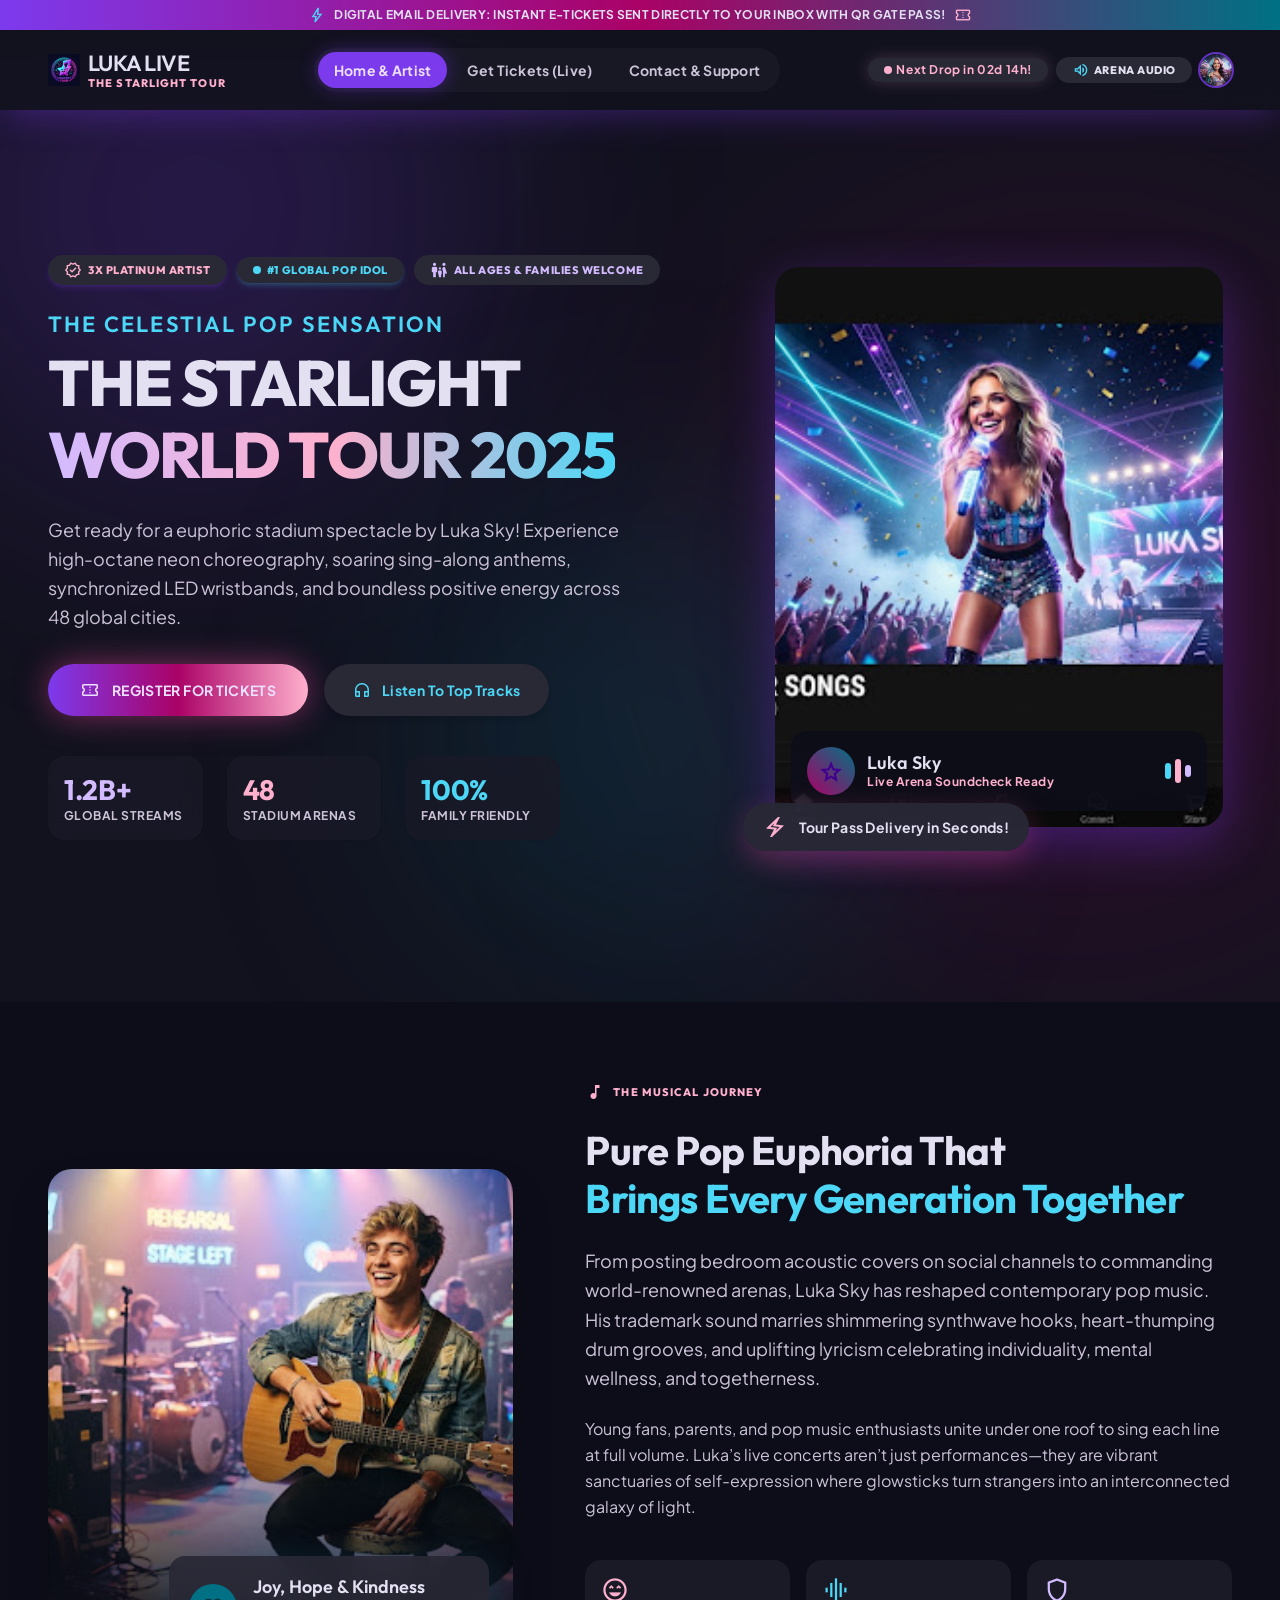
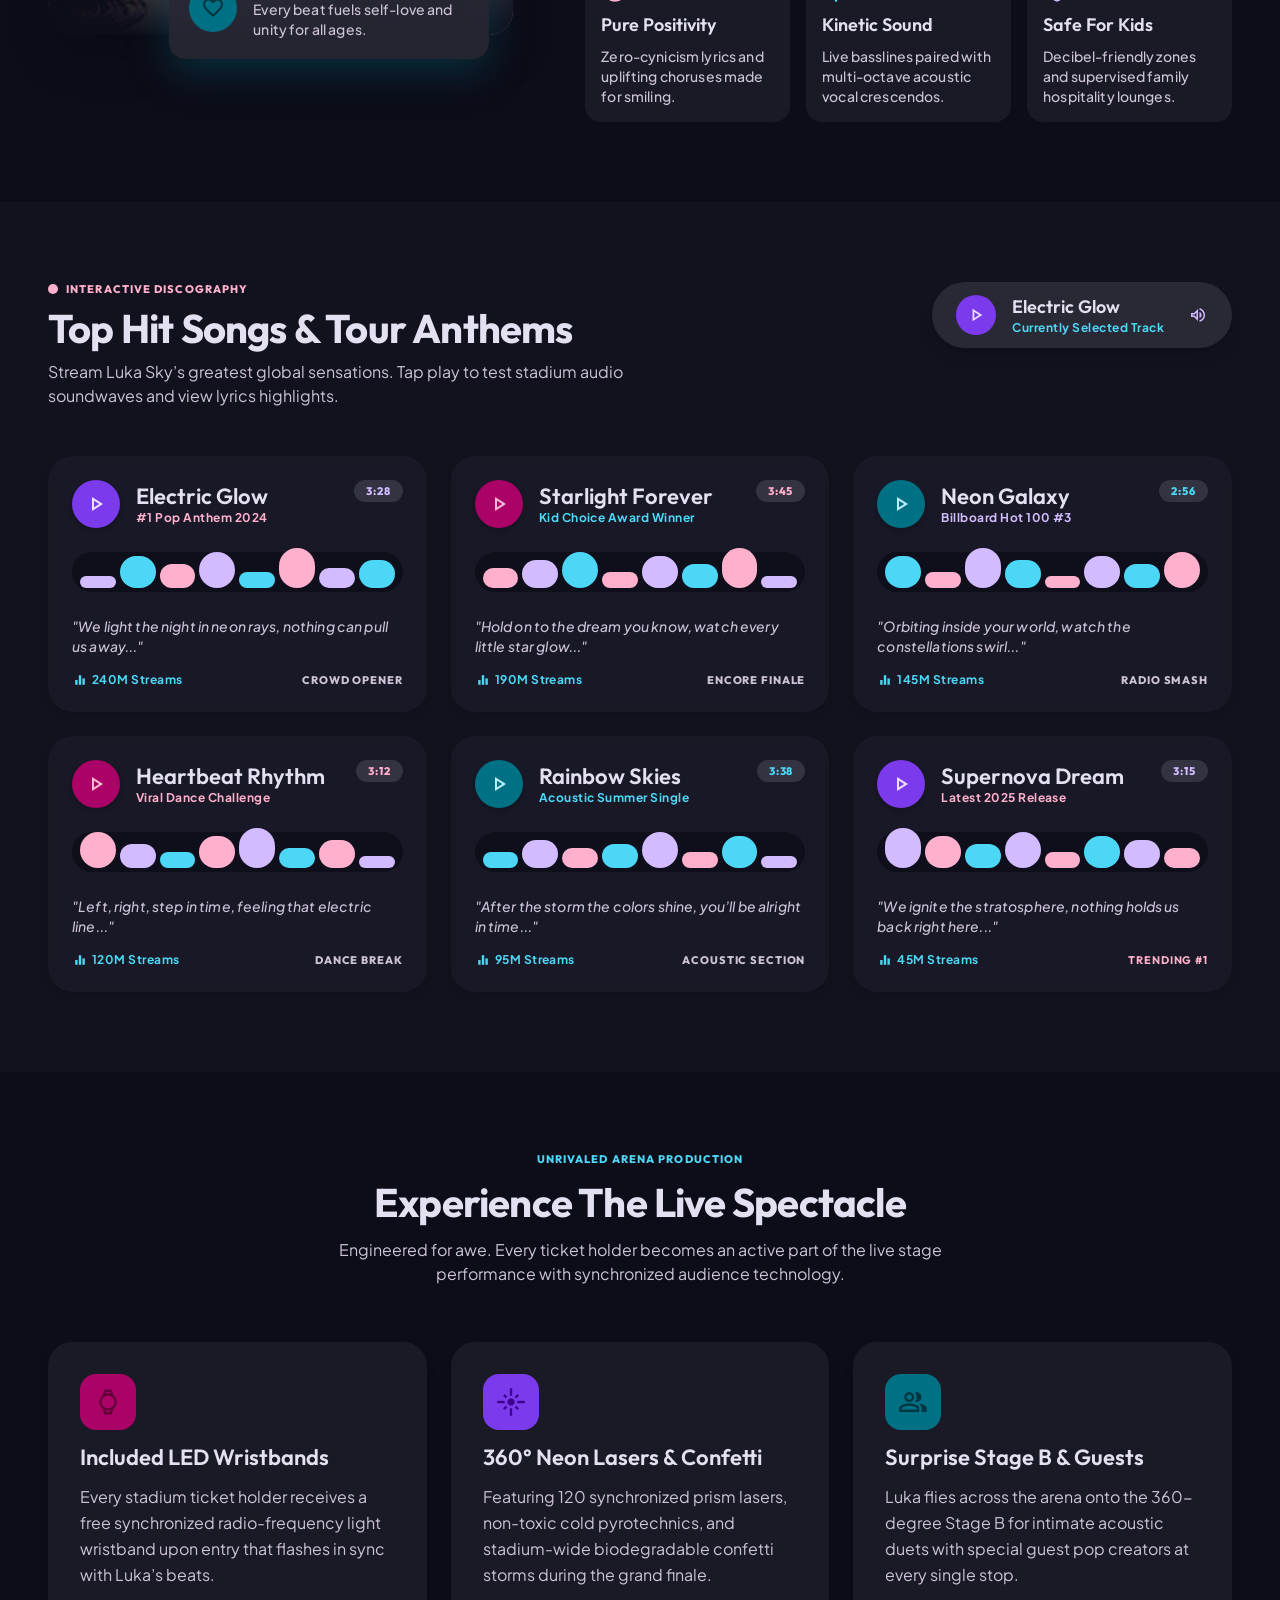
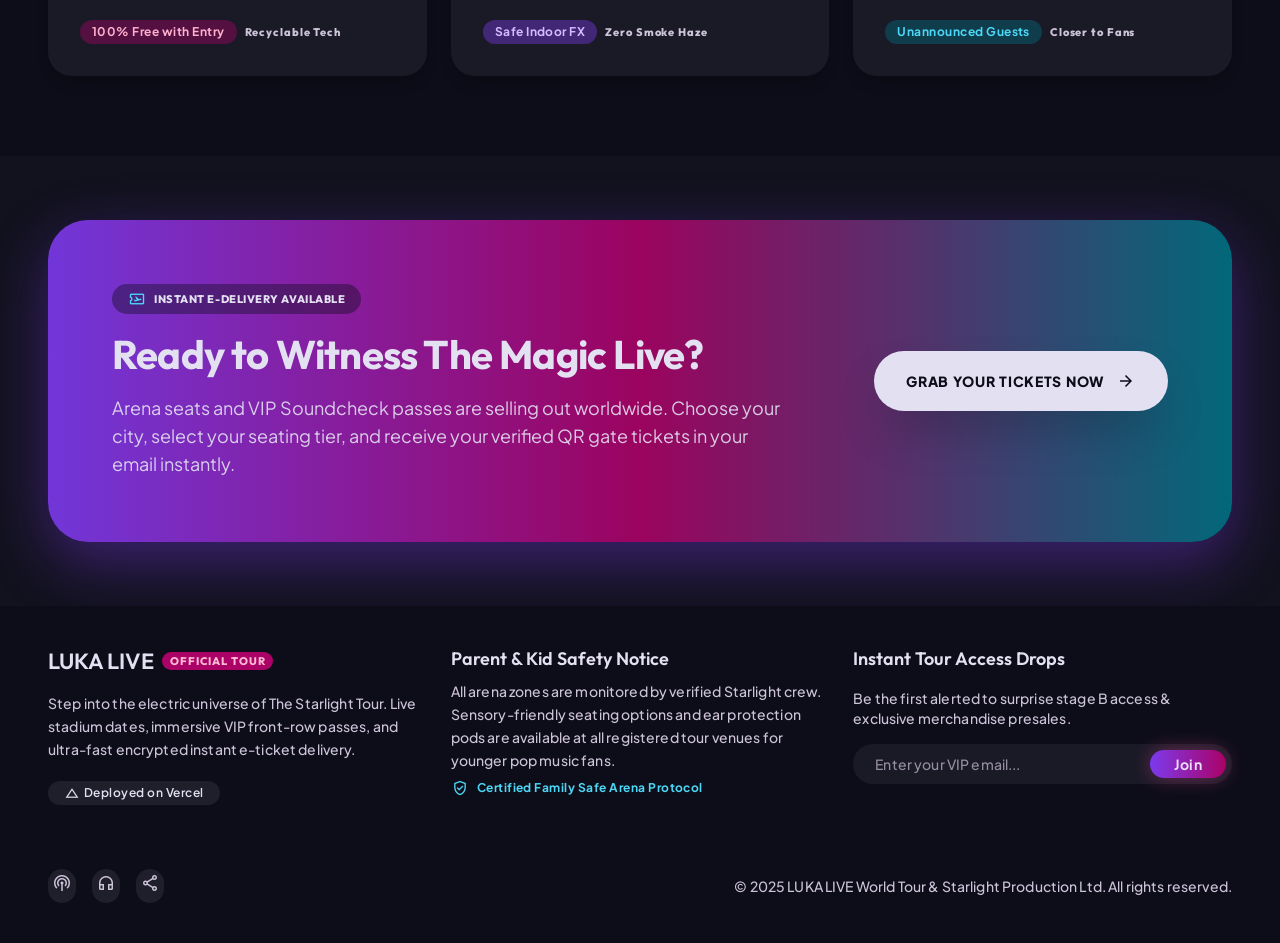
<file: 26bfc439/index.html>
<!DOCTYPE html>
<html class="dark" lang="en">
<head>
  <meta charset="utf-8"/>
  <meta content="width=device-width, initial-scale=1.0" name="viewport"/>
  <meta name="description" content="LUKA LIVE: The Starlight World Tour 2025 — 48 stadium arenas, family-friendly pop euphoria. Register for tickets with instant QR email delivery."/>
  <title>LUKA LIVE — Home &amp; Artist | The Starlight Tour</title>
  <link href="https://fonts.googleapis.com" rel="preconnect"/>
  <link crossorigin="" href="https://fonts.gstatic.com" rel="preconnect"/>
  <link href="https://fonts.googleapis.com/css2?family=Material+Symbols+Outlined:opsz,wght,FILL,GRAD@24,400,0,0&amp;display=swap" rel="stylesheet"/>
  <link href="https://fonts.googleapis.com/css2?family=Outfit:wght@600;700;800&amp;family=Plus+Jakarta+Sans:wght@400;500;700&amp;display=swap" rel="stylesheet"/>
  <link href="css/style.css" rel="stylesheet"/>
  <link href="css/tailwind-home.css" rel="stylesheet"/>
</head>
<body class="bg-background font-body-md text-on-surface antialiased selection:bg-secondary-container selection:text-on-secondary-container">
  <a class="skip-link" href="#main-content">Skip to main content</a>

  <header class="fixed top-0 left-0 right-0 z-50 bg-surface/85 backdrop-blur-2xl shadow-[0_8px_32px_-4px_rgba(124,58,237,0.35)]">
    <div class="bg-gradient-to-r from-primary-container via-secondary-container to-tertiary-container py-space-xs px-margin">
      <div class="max-w-7xl mx-auto flex flex-wrap items-center justify-center gap-space-sm text-center py-0.5">
        <span class="material-symbols-outlined text-tertiary text-[18px] animate-pulse">bolt</span>
        <span class="font-label-md text-label-md text-on-surface tracking-wide uppercase">Digital Email Delivery: Instant e-Tickets sent directly to your inbox with QR gate pass!</span>
        <span class="material-symbols-outlined text-secondary text-[18px] animate-pulse hidden sm:inline">confirmation_number</span>
      </div>
    </div>
    <div class="relative h-20 max-w-7xl mx-auto px-6 lg:px-12 flex items-center justify-between gap-space-md">
      <a class="flex items-center gap-space-sm group shrink-0" href="index.html" aria-label="LUKA LIVE — back to home">
        <img alt="LUKA LIVE neon tour logo" class="h-8 w-auto object-contain transition-transform group-hover:scale-105" src="images/logo.jpg"/>
        <div class="flex flex-col">
          <span class="font-headline-sm text-headline-sm text-on-surface tracking-tight leading-none group-hover:text-primary transition-colors">LUKA LIVE</span>
          <span class="font-label-caps text-label-caps text-secondary uppercase tracking-widest leading-none mt-1">The Starlight Tour</span>
        </div>
      </a>
      <nav class="hidden lg:flex items-center gap-space-xs bg-surface-container-low/90 p-space-xs rounded-full" aria-label="Main navigation">
        <a class="px-space-md py-space-sm rounded-full font-label-lg text-label-lg bg-primary-container text-on-primary-container font-bold shadow-[0_0_20px_rgba(124,58,237,0.4)]" aria-current="page" href="index.html">Home &amp; Artist</a>
        <a class="px-space-md py-space-sm rounded-full font-label-lg text-label-lg text-on-surface-variant hover:text-on-surface hover:bg-surface-container transition-all" href="tickets.html">Get Tickets (Live)</a>
        <a class="px-space-md py-space-sm rounded-full font-label-lg text-label-lg text-on-surface-variant hover:text-on-surface hover:bg-surface-container transition-all" href="contact.html">Contact &amp; Support</a>
      </nav>
      <div class="flex items-center gap-space-sm">
        <div class="hidden sm:flex items-center gap-space-xs bg-surface-container-high px-space-md py-space-xs rounded-full shadow-[0_0_16px_rgba(255,176,205,0.2)]">
          <span class="w-2 h-2 rounded-full bg-secondary animate-ping"></span>
          <span class="font-label-md text-label-md text-secondary font-bold tracking-wider">Next Drop in 02d 14h!</span>
        </div>
        <button id="arena-audio-btn" class="hidden md:flex items-center gap-space-xs bg-surface-container-high hover:bg-surface-container-highest px-space-md py-space-xs rounded-full text-tertiary transition-all" type="button" aria-pressed="false" aria-label="Toggle arena audio">
          <span class="material-symbols-outlined text-[18px]">volume_up</span>
          <span class="hidden md:inline font-label-caps text-label-caps uppercase tracking-wider text-on-surface">Arena Audio</span>
        </button>
        <img alt="Fan profile avatar" class="hidden sm:block w-8 h-8 rounded-full object-cover ring-2 ring-primary-container/80" src="images/profile.jpg"/>
        <button id="menu-btn" class="lg:hidden flex items-center justify-center w-10 h-10 rounded-full bg-surface-container-high text-on-surface" type="button" aria-expanded="false" aria-controls="mobile-menu" aria-label="Open navigation menu">
          <span class="material-symbols-outlined text-[22px]">menu</span>
        </button>
      </div>
    </div>
    <div id="mobile-menu" class="hidden lg:hidden absolute top-full left-0 right-0 bg-surface-container-lowest/95 backdrop-blur-2xl border-t border-outline-variant/20 shadow-2xl">
      <nav class="flex flex-col gap-1 p-4 max-w-7xl mx-auto" aria-label="Mobile navigation">
        <a class="px-space-md py-3 rounded-full font-label-lg text-label-lg bg-primary-container text-on-primary-container font-bold text-center" aria-current="page" href="index.html">Home &amp; Artist</a>
        <a class="px-space-md py-3 rounded-full font-label-lg text-label-lg text-on-surface-variant hover:text-on-surface hover:bg-surface-container text-center transition-all" href="tickets.html">Get Tickets (Live)</a>
        <a class="px-space-md py-3 rounded-full font-label-lg text-label-lg text-on-surface-variant hover:text-on-surface hover:bg-surface-container text-center transition-all" href="contact.html">Contact &amp; Support</a>
      </nav>
    </div>
  </header>

  <main class="w-full pt-[7.25rem] bg-background min-h-screen" id="main-content">
    <div class="flex flex-col w-full">

      <!-- Hero -->
      <section class="relative w-full overflow-hidden -mt-14 pt-28 pb-20 px-6 lg:px-12 flex flex-col justify-center min-h-[942px]">
        <div class="absolute -top-32 -left-20 w-[550px] h-[550px] rounded-full bg-primary-container/20 blur-[130px] pointer-events-none"></div>
        <div class="absolute top-1/4 -right-24 w-[600px] h-[600px] rounded-full bg-secondary-container/25 blur-[150px] pointer-events-none"></div>
        <div class="absolute bottom-10 left-1/3 w-[450px] h-[450px] rounded-full bg-tertiary-container/20 blur-[120px] pointer-events-none"></div>
        <div class="max-w-7xl mx-auto w-full grid grid-cols-1 lg:grid-cols-12 gap-12 items-center relative z-10">
          <div class="lg:col-span-7 flex flex-col gap-6 items-start">
            <div class="flex flex-wrap items-center gap-2.5">
              <div class="flex items-center gap-1.5 px-4 py-1.5 rounded-full bg-surface-container-high shadow-md shadow-primary-container/20">
                <span class="material-symbols-outlined text-secondary text-[18px]">verified</span>
                <span class="font-label-caps text-label-caps uppercase tracking-wider text-secondary">3x Platinum Artist</span>
              </div>
              <div class="flex items-center gap-1.5 px-4 py-1.5 rounded-full bg-surface-container-high shadow-md shadow-tertiary/20">
                <span class="w-2 h-2 rounded-full bg-tertiary animate-ping"></span>
                <span class="font-label-caps text-label-caps uppercase tracking-wider text-tertiary">#1 Global Pop Idol</span>
              </div>
              <div class="flex items-center gap-1.5 px-4 py-1.5 rounded-full bg-surface-container-high">
                <span class="material-symbols-outlined text-primary text-[18px]">family_restroom</span>
                <span class="font-label-caps text-label-caps uppercase tracking-wider text-primary">All Ages &amp; Families Welcome</span>
              </div>
            </div>
            <div class="flex flex-col">
              <span class="font-headline-sm text-headline-sm text-tertiary tracking-widest uppercase">The Celestial Pop Sensation</span>
              <h1 class="font-display-hero text-display-hero-mobile lg:text-display-hero text-on-surface tracking-tight leading-[1.05] mt-2">
                THE STARLIGHT <br/>
                <span class="bg-gradient-to-r from-primary via-secondary to-tertiary bg-clip-text text-transparent">WORLD TOUR 2025</span>
              </h1>
            </div>
            <p class="font-body-lg text-body-lg text-on-surface-variant max-w-xl leading-relaxed">
              Get ready for a euphoric stadium spectacle by Luka Sky! Experience high-octane neon choreography, soaring sing-along anthems, synchronized LED wristbands, and boundless positive energy across 48 global cities.
            </p>
            <div class="flex flex-wrap items-center gap-4 pt-2">
              <a class="inline-flex items-center gap-3 px-8 py-4 rounded-full bg-gradient-to-r from-primary-container via-secondary-container to-secondary text-on-primary-container font-label-lg text-label-lg tracking-wide uppercase shadow-[0_0_32px_rgba(236,72,153,0.5)] hover:scale-105 transition-transform duration-300" href="tickets.html">
                <span class="material-symbols-outlined text-[20px]">confirmation_number</span>
                <span>Register For Tickets</span>
              </a>
              <a class="inline-flex items-center gap-2.5 px-7 py-4 rounded-full bg-surface-container-high hover:bg-surface-container-highest text-tertiary font-label-lg text-label-lg shadow-md transition-all" href="#tracklist">
                <span class="material-symbols-outlined text-[20px]">headphones</span>
                <span>Listen To Top Tracks</span>
              </a>
            </div>
            <div class="grid grid-cols-3 gap-4 sm:gap-6 pt-4 w-full max-w-lg">
              <div class="flex flex-col bg-surface-container-low/80 backdrop-blur-md p-3 sm:p-4 rounded-2xl shadow-sm">
                <span class="font-headline-md text-headline-md text-primary font-bold">1.2B+</span>
                <span class="font-label-md text-label-md text-on-surface-variant uppercase">Global Streams</span>
              </div>
              <div class="flex flex-col bg-surface-container-low/80 backdrop-blur-md p-3 sm:p-4 rounded-2xl shadow-sm">
                <span class="font-headline-md text-headline-md text-secondary font-bold">48</span>
                <span class="font-label-md text-label-md text-on-surface-variant uppercase">Stadium Arenas</span>
              </div>
              <div class="flex flex-col bg-surface-container-low/80 backdrop-blur-md p-3 sm:p-4 rounded-2xl shadow-sm">
                <span class="font-headline-md text-headline-md text-tertiary font-bold">100%</span>
                <span class="font-label-md text-label-md text-on-surface-variant uppercase">Family Friendly</span>
              </div>
            </div>
          </div>
          <div class="lg:col-span-5 flex flex-col items-center relative">
            <div class="relative w-full max-w-md aspect-[4/5] rounded-3xl overflow-hidden shadow-[0_16px_50px_rgba(124,58,237,0.35)] bg-surface-container">
              <img class="w-full h-full object-cover" alt="Luka Sky performing on a grand stadium stage lit by electric violet, cyan and neon pink spotlights while confetti falls over fans waving glowing wristbands" src="images/hero-luka.jpg"/>
              <div class="absolute bottom-4 left-4 right-4 bg-surface-container-lowest/85 backdrop-blur-xl p-4 rounded-2xl flex items-center justify-between shadow-lg">
                <div class="flex items-center gap-3">
                  <div class="w-12 h-12 rounded-xl bg-gradient-to-tr from-secondary-container to-tertiary-container flex items-center justify-center text-on-primary">
                    <span class="material-symbols-outlined text-[26px]">star</span>
                  </div>
                  <div class="flex flex-col">
                    <span class="font-title-lg text-title-lg text-on-surface leading-tight">Luka Sky</span>
                    <span class="font-label-md text-label-md text-secondary">Live Arena Soundcheck Ready</span>
                  </div>
                </div>
                <div class="flex items-center gap-1 text-tertiary">
                  <span class="w-1.5 h-4 bg-tertiary rounded-full animate-bounce"></span>
                  <span class="w-1.5 h-6 bg-secondary rounded-full animate-bounce [animation-delay:150ms]"></span>
                  <span class="w-1.5 h-3 bg-primary rounded-full animate-bounce [animation-delay:300ms]"></span>
                </div>
              </div>
            </div>
            <div class="absolute -bottom-6 -left-6 hidden sm:flex items-center gap-3 bg-surface-container-high/95 backdrop-blur-xl px-5 py-3 rounded-full shadow-[0_10px_30px_rgba(236,72,153,0.3)]">
              <span class="material-symbols-outlined text-secondary text-[24px]">electric_bolt</span>
              <span class="font-label-lg text-label-lg text-on-surface">Tour Pass Delivery in Seconds!</span>
            </div>
          </div>
        </div>
      </section>

      <!-- Meet Luka Sky -->
      <section class="w-full py-20 px-6 lg:px-12 bg-surface-container-lowest relative overflow-hidden">
        <div class="max-w-7xl mx-auto grid grid-cols-1 lg:grid-cols-12 gap-12 items-center">
          <div class="lg:col-span-5 relative">
            <div class="rounded-3xl overflow-hidden aspect-square bg-surface-container shadow-2xl relative">
              <img class="w-full h-full object-cover" alt="Luka Sky laughing during a backstage rehearsal with an acoustic guitar, surrounded by colorful pastel neon stage lighting" src="images/about-luka.jpg"/>
              <div class="absolute inset-0 bg-gradient-to-t from-surface-container-lowest via-transparent to-transparent"></div>
            </div>
            <div class="absolute -bottom-6 -right-4 sm:right-6 bg-surface-container-high/90 backdrop-blur-lg p-5 rounded-2xl shadow-[0_12px_40px_rgba(0,113,132,0.35)] max-w-xs flex items-center gap-4">
              <div class="w-12 h-12 rounded-full bg-tertiary-container flex items-center justify-center shrink-0 text-on-tertiary">
                <span class="material-symbols-outlined text-[24px]">favorite</span>
              </div>
              <div class="flex flex-col">
                <span class="font-title-lg text-title-lg text-on-surface leading-tight">Joy, Hope &amp; Kindness</span>
                <span class="font-body-sm text-body-sm text-on-surface-variant">Every beat fuels self-love and unity for all ages.</span>
              </div>
            </div>
          </div>
          <div class="lg:col-span-7 flex flex-col gap-6 lg:pl-6">
            <div class="flex items-center gap-2">
              <span class="material-symbols-outlined text-secondary text-[20px]">music_note</span>
              <span class="font-label-caps text-label-caps text-secondary tracking-widest uppercase">The Musical Journey</span>
            </div>
            <h2 class="font-headline-lg text-headline-lg-mobile lg:text-headline-lg text-on-surface">
              Pure Pop Euphoria That <br/>
              <span class="text-tertiary">Brings Every Generation Together</span>
            </h2>
            <p class="font-body-lg text-body-lg text-on-surface-variant leading-relaxed">
              From posting bedroom acoustic covers on social channels to commanding world-renowned arenas, Luka Sky has reshaped contemporary pop music. His trademark sound marries shimmering synthwave hooks, heart-thumping drum grooves, and uplifting lyricism celebrating individuality, mental wellness, and togetherness.
            </p>
            <p class="font-body-md text-body-md text-on-surface-variant leading-relaxed">
              Young fans, parents, and pop music enthusiasts unite under one roof to sing each line at full volume. Luka’s live concerts aren’t just performances—they are vibrant sanctuaries of self-expression where glowsticks turn strangers into an interconnected galaxy of light.
            </p>
            <div class="grid grid-cols-1 sm:grid-cols-3 gap-4 pt-4">
              <div class="p-4 rounded-2xl bg-surface-container-low flex flex-col gap-2">
                <span class="material-symbols-outlined text-secondary text-[28px]">sentiment_very_satisfied</span>
                <span class="font-title-lg text-title-lg text-on-surface">Pure Positivity</span>
                <span class="font-body-sm text-body-sm text-on-surface-variant">Zero-cynicism lyrics and uplifting choruses made for smiling.</span>
              </div>
              <div class="p-4 rounded-2xl bg-surface-container-low flex flex-col gap-2">
                <span class="material-symbols-outlined text-tertiary text-[28px]">graphic_eq</span>
                <span class="font-title-lg text-title-lg text-on-surface">Kinetic Sound</span>
                <span class="font-body-sm text-body-sm text-on-surface-variant">Live basslines paired with multi-octave acoustic vocal crescendos.</span>
              </div>
              <div class="p-4 rounded-2xl bg-surface-container-low flex flex-col gap-2">
                <span class="material-symbols-outlined text-primary text-[28px]">shield</span>
                <span class="font-title-lg text-title-lg text-on-surface">Safe For Kids</span>
                <span class="font-body-sm text-body-sm text-on-surface-variant">Decibel-friendly zones and supervised family hospitality lounges.</span>
              </div>
            </div>
          </div>
        </div>
      </section>

      <!-- Tracklist -->
      <section class="w-full py-20 px-6 lg:px-12 bg-surface relative" id="tracklist">
        <div class="max-w-7xl mx-auto flex flex-col gap-12">
          <div class="flex flex-col md:flex-row md:items-end justify-between gap-6">
            <div class="flex flex-col gap-2">
              <div class="flex items-center gap-2">
                <span class="w-2.5 h-2.5 rounded-full bg-secondary"></span>
                <span class="font-label-caps text-label-caps text-secondary uppercase tracking-widest">Interactive Discography</span>
              </div>
              <h2 class="font-headline-lg text-headline-lg-mobile lg:text-headline-lg text-on-surface">Top Hit Songs &amp; Tour Anthems</h2>
              <p class="font-body-md text-body-md text-on-surface-variant max-w-xl">
                Stream Luka Sky’s greatest global sensations. Tap play to test stadium audio soundwaves and view lyrics highlights.
              </p>
            </div>
            <div class="flex items-center gap-4 bg-surface-container-high px-6 py-3 rounded-full shadow-lg self-start" id="active-player-banner">
              <button class="w-10 h-10 rounded-full bg-primary-container text-on-primary-container flex items-center justify-center hover:scale-105 transition-transform" id="master-play-toggle" type="button" aria-label="Play or pause the selected track">
                <span class="material-symbols-outlined text-[22px]">play_arrow</span>
              </button>
              <div class="flex flex-col">
                <span class="font-title-lg text-title-lg text-on-surface text-sm" id="now-playing-title">Electric Glow</span>
                <span class="font-label-md text-label-md text-tertiary">Currently Selected Track</span>
              </div>
              <div class="flex items-center gap-1 ml-2 text-primary">
                <span class="material-symbols-outlined text-[20px]">volume_up</span>
              </div>
            </div>
          </div>
          <div class="grid grid-cols-1 md:grid-cols-2 lg:grid-cols-3 gap-6">

            <!-- Track 1 -->
            <div class="track-card group relative bg-surface-container-low/90 backdrop-blur-md p-6 rounded-3xl flex flex-col justify-between gap-6 shadow-md hover:shadow-[0_12px_36px_rgba(124,58,237,0.35)] transition-all duration-300">
              <div class="flex items-start justify-between gap-4">
                <div class="flex items-center gap-4">
                  <button class="track-play-btn w-12 h-12 rounded-full bg-primary-container text-on-primary-container flex items-center justify-center shrink-0 group-hover:scale-110 transition-transform shadow-md" data-duration="3:28" data-track="Electric Glow" type="button" aria-label="Play Electric Glow">
                    <span class="material-symbols-outlined text-[24px]">play_arrow</span>
                  </button>
                  <div class="flex flex-col">
                    <span class="font-headline-sm text-headline-sm text-on-surface leading-tight">Electric Glow</span>
                    <span class="font-label-md text-label-md text-secondary">#1 Pop Anthem 2024</span>
                  </div>
                </div>
                <span class="px-3 py-1 rounded-full bg-surface-container-highest font-label-caps text-label-caps text-primary">3:28</span>
              </div>
              <div class="flex items-end gap-1 h-10 px-2 py-1 bg-surface-container-lowest/80 rounded-xl">
                <span class="w-full bg-primary h-3 rounded-full animate-pulse"></span>
                <span class="w-full bg-tertiary h-8 rounded-full animate-pulse [animation-delay:100ms]"></span>
                <span class="w-full bg-secondary h-6 rounded-full animate-pulse [animation-delay:200ms]"></span>
                <span class="w-full bg-primary h-9 rounded-full animate-pulse [animation-delay:300ms]"></span>
                <span class="w-full bg-tertiary h-4 rounded-full animate-pulse [animation-delay:150ms]"></span>
                <span class="w-full bg-secondary h-10 rounded-full animate-pulse [animation-delay:250ms]"></span>
                <span class="w-full bg-primary h-5 rounded-full animate-pulse [animation-delay:80ms]"></span>
                <span class="w-full bg-tertiary h-7 rounded-full animate-pulse [animation-delay:180ms]"></span>
              </div>
              <div class="flex flex-col gap-2">
                <p class="font-body-sm text-body-sm text-on-surface-variant italic">"We light the night in neon rays, nothing can pull us away..."</p>
                <div class="flex items-center justify-between pt-2">
                  <span class="font-label-md text-label-md text-tertiary flex items-center gap-1">
                    <span class="material-symbols-outlined text-[16px]">equalizer</span> 240M Streams
                  </span>
                  <span class="font-label-caps text-label-caps text-on-surface-variant uppercase">Crowd Opener</span>
                </div>
              </div>
            </div>

            <!-- Track 2 -->
            <div class="track-card group relative bg-surface-container-low/90 backdrop-blur-md p-6 rounded-3xl flex flex-col justify-between gap-6 shadow-md hover:shadow-[0_12px_36px_rgba(255,176,205,0.35)] transition-all duration-300">
              <div class="flex items-start justify-between gap-4">
                <div class="flex items-center gap-4">
                  <button class="track-play-btn w-12 h-12 rounded-full bg-secondary-container text-on-secondary-container flex items-center justify-center shrink-0 group-hover:scale-110 transition-transform shadow-md" data-duration="3:45" data-track="Starlight Forever" type="button" aria-label="Play Starlight Forever">
                    <span class="material-symbols-outlined text-[24px]">play_arrow</span>
                  </button>
                  <div class="flex flex-col">
                    <span class="font-headline-sm text-headline-sm text-on-surface leading-tight">Starlight Forever</span>
                    <span class="font-label-md text-label-md text-tertiary">Kid Choice Award Winner</span>
                  </div>
                </div>
                <span class="px-3 py-1 rounded-full bg-surface-container-highest font-label-caps text-label-caps text-secondary">3:45</span>
              </div>
              <div class="flex items-end gap-1 h-10 px-2 py-1 bg-surface-container-lowest/80 rounded-xl">
                <span class="w-full bg-secondary h-5 rounded-full animate-pulse"></span>
                <span class="w-full bg-primary h-7 rounded-full animate-pulse [animation-delay:150ms]"></span>
                <span class="w-full bg-tertiary h-9 rounded-full animate-pulse [animation-delay:80ms]"></span>
                <span class="w-full bg-secondary h-4 rounded-full animate-pulse [animation-delay:220ms]"></span>
                <span class="w-full bg-primary h-8 rounded-full animate-pulse [animation-delay:120ms]"></span>
                <span class="w-full bg-tertiary h-6 rounded-full animate-pulse [animation-delay:280ms]"></span>
                <span class="w-full bg-secondary h-10 rounded-full animate-pulse [animation-delay:190ms]"></span>
                <span class="w-full bg-primary h-3 rounded-full animate-pulse [animation-delay:90ms]"></span>
              </div>
              <div class="flex flex-col gap-2">
                <p class="font-body-sm text-body-sm text-on-surface-variant italic">"Hold on to the dream you know, watch every little star glow..."</p>
                <div class="flex items-center justify-between pt-2">
                  <span class="font-label-md text-label-md text-tertiary flex items-center gap-1">
                    <span class="material-symbols-outlined text-[16px]">equalizer</span> 190M Streams
                  </span>
                  <span class="font-label-caps text-label-caps text-on-surface-variant uppercase">Encore Finale</span>
                </div>
              </div>
            </div>

            <!-- Track 3 -->
            <div class="track-card group relative bg-surface-container-low/90 backdrop-blur-md p-6 rounded-3xl flex flex-col justify-between gap-6 shadow-md hover:shadow-[0_12px_36px_rgba(76,215,246,0.35)] transition-all duration-300">
              <div class="flex items-start justify-between gap-4">
                <div class="flex items-center gap-4">
                  <button class="track-play-btn w-12 h-12 rounded-full bg-tertiary-container text-on-tertiary-container flex items-center justify-center shrink-0 group-hover:scale-110 transition-transform shadow-md" data-duration="2:56" data-track="Neon Galaxy" type="button" aria-label="Play Neon Galaxy">
                    <span class="material-symbols-outlined text-[24px]">play_arrow</span>
                  </button>
                  <div class="flex flex-col">
                    <span class="font-headline-sm text-headline-sm text-on-surface leading-tight">Neon Galaxy</span>
                    <span class="font-label-md text-label-md text-primary">Billboard Hot 100 #3</span>
                  </div>
                </div>
                <span class="px-3 py-1 rounded-full bg-surface-container-highest font-label-caps text-label-caps text-tertiary">2:56</span>
              </div>
              <div class="flex items-end gap-1 h-10 px-2 py-1 bg-surface-container-lowest/80 rounded-xl">
                <span class="w-full bg-tertiary h-8 rounded-full animate-pulse"></span>
                <span class="w-full bg-secondary h-4 rounded-full animate-pulse [animation-delay:110ms]"></span>
                <span class="w-full bg-primary h-10 rounded-full animate-pulse [animation-delay:230ms]"></span>
                <span class="w-full bg-tertiary h-7 rounded-full animate-pulse [animation-delay:70ms]"></span>
                <span class="w-full bg-secondary h-3 rounded-full animate-pulse [animation-delay:170ms]"></span>
                <span class="w-full bg-primary h-8 rounded-full animate-pulse [animation-delay:290ms]"></span>
                <span class="w-full bg-tertiary h-6 rounded-full animate-pulse [animation-delay:140ms]"></span>
                <span class="w-full bg-secondary h-9 rounded-full animate-pulse [animation-delay:60ms]"></span>
              </div>
              <div class="flex flex-col gap-2">
                <p class="font-body-sm text-body-sm text-on-surface-variant italic">"Orbiting inside your world, watch the constellations swirl..."</p>
                <div class="flex items-center justify-between pt-2">
                  <span class="font-label-md text-label-md text-tertiary flex items-center gap-1">
                    <span class="material-symbols-outlined text-[16px]">equalizer</span> 145M Streams
                  </span>
                  <span class="font-label-caps text-label-caps text-on-surface-variant uppercase">Radio Smash</span>
                </div>
              </div>
            </div>

            <!-- Track 4 -->
            <div class="track-card group relative bg-surface-container-low/90 backdrop-blur-md p-6 rounded-3xl flex flex-col justify-between gap-6 shadow-md hover:shadow-[0_12px_36px_rgba(236,72,153,0.35)] transition-all duration-300">
              <div class="flex items-start justify-between gap-4">
                <div class="flex items-center gap-4">
                  <button class="track-play-btn w-12 h-12 rounded-full bg-secondary-container text-on-secondary-container flex items-center justify-center shrink-0 group-hover:scale-110 transition-transform shadow-md" data-duration="3:12" data-track="Heartbeat Rhythm" type="button" aria-label="Play Heartbeat Rhythm">
                    <span class="material-symbols-outlined text-[24px]">play_arrow</span>
                  </button>
                  <div class="flex flex-col">
                    <span class="font-headline-sm text-headline-sm text-on-surface leading-tight">Heartbeat Rhythm</span>
                    <span class="font-label-md text-label-md text-secondary">Viral Dance Challenge</span>
                  </div>
                </div>
                <span class="px-3 py-1 rounded-full bg-surface-container-highest font-label-caps text-label-caps text-secondary">3:12</span>
              </div>
              <div class="flex items-end gap-1 h-10 px-2 py-1 bg-surface-container-lowest/80 rounded-xl">
                <span class="w-full bg-secondary h-9 rounded-full animate-pulse"></span>
                <span class="w-full bg-primary h-6 rounded-full animate-pulse [animation-delay:130ms]"></span>
                <span class="w-full bg-tertiary h-4 rounded-full animate-pulse [animation-delay:90ms]"></span>
                <span class="w-full bg-secondary h-8 rounded-full animate-pulse [animation-delay:210ms]"></span>
                <span class="w-full bg-primary h-10 rounded-full animate-pulse [animation-delay:160ms]"></span>
                <span class="w-full bg-tertiary h-5 rounded-full animate-pulse [animation-delay:270ms]"></span>
                <span class="w-full bg-secondary h-7 rounded-full animate-pulse [animation-delay:110ms]"></span>
                <span class="w-full bg-primary h-3 rounded-full animate-pulse [animation-delay:50ms]"></span>
              </div>
              <div class="flex flex-col gap-2">
                <p class="font-body-sm text-body-sm text-on-surface-variant italic">"Left, right, step in time, feeling that electric line..."</p>
                <div class="flex items-center justify-between pt-2">
                  <span class="font-label-md text-label-md text-tertiary flex items-center gap-1">
                    <span class="material-symbols-outlined text-[16px]">equalizer</span> 120M Streams
                  </span>
                  <span class="font-label-caps text-label-caps text-on-surface-variant uppercase">Dance Break</span>
                </div>
              </div>
            </div>

            <!-- Track 5 -->
            <div class="track-card group relative bg-surface-container-low/90 backdrop-blur-md p-6 rounded-3xl flex flex-col justify-between gap-6 shadow-md hover:shadow-[0_12px_36px_rgba(76,215,246,0.35)] transition-all duration-300">
              <div class="flex items-start justify-between gap-4">
                <div class="flex items-center gap-4">
                  <button class="track-play-btn w-12 h-12 rounded-full bg-tertiary-container text-on-tertiary-container flex items-center justify-center shrink-0 group-hover:scale-110 transition-transform shadow-md" data-duration="3:38" data-track="Rainbow Skies" type="button" aria-label="Play Rainbow Skies">
                    <span class="material-symbols-outlined text-[24px]">play_arrow</span>
                  </button>
                  <div class="flex flex-col">
                    <span class="font-headline-sm text-headline-sm text-on-surface leading-tight">Rainbow Skies</span>
                    <span class="font-label-md text-label-md text-tertiary">Acoustic Summer Single</span>
                  </div>
                </div>
                <span class="px-3 py-1 rounded-full bg-surface-container-highest font-label-caps text-label-caps text-tertiary">3:38</span>
              </div>
              <div class="flex items-end gap-1 h-10 px-2 py-1 bg-surface-container-lowest/80 rounded-xl">
                <span class="w-full bg-tertiary h-4 rounded-full animate-pulse"></span>
                <span class="w-full bg-primary h-7 rounded-full animate-pulse [animation-delay:140ms]"></span>
                <span class="w-full bg-secondary h-5 rounded-full animate-pulse [animation-delay:100ms]"></span>
                <span class="w-full bg-tertiary h-6 rounded-full animate-pulse [animation-delay:230ms]"></span>
                <span class="w-full bg-primary h-9 rounded-full animate-pulse [animation-delay:120ms]"></span>
                <span class="w-full bg-secondary h-4 rounded-full animate-pulse [animation-delay:260ms]"></span>
                <span class="w-full bg-tertiary h-8 rounded-full animate-pulse [animation-delay:170ms]"></span>
                <span class="w-full bg-primary h-3 rounded-full animate-pulse [animation-delay:80ms]"></span>
              </div>
              <div class="flex flex-col gap-2">
                <p class="font-body-sm text-body-sm text-on-surface-variant italic">"After the storm the colors shine, you’ll be alright in time..."</p>
                <div class="flex items-center justify-between pt-2">
                  <span class="font-label-md text-label-md text-tertiary flex items-center gap-1">
                    <span class="material-symbols-outlined text-[16px]">equalizer</span> 95M Streams
                  </span>
                  <span class="font-label-caps text-label-caps text-on-surface-variant uppercase">Acoustic Section</span>
                </div>
              </div>
            </div>

            <!-- Track 6 -->
            <div class="track-card group relative bg-surface-container-low/90 backdrop-blur-md p-6 rounded-3xl flex flex-col justify-between gap-6 shadow-md hover:shadow-[0_12px_36px_rgba(124,58,237,0.35)] transition-all duration-300">
              <div class="flex items-start justify-between gap-4">
                <div class="flex items-center gap-4">
                  <button class="track-play-btn w-12 h-12 rounded-full bg-primary-container text-on-primary-container flex items-center justify-center shrink-0 group-hover:scale-110 transition-transform shadow-md" data-duration="3:15" data-track="Supernova Dream" type="button" aria-label="Play Supernova Dream">
                    <span class="material-symbols-outlined text-[24px]">play_arrow</span>
                  </button>
                  <div class="flex flex-col">
                    <span class="font-headline-sm text-headline-sm text-on-surface leading-tight">Supernova Dream</span>
                    <span class="font-label-md text-label-md text-secondary">Latest 2025 Release</span>
                  </div>
                </div>
                <span class="px-3 py-1 rounded-full bg-surface-container-highest font-label-caps text-label-caps text-primary">3:15</span>
              </div>
              <div class="flex items-end gap-1 h-10 px-2 py-1 bg-surface-container-lowest/80 rounded-xl">
                <span class="w-full bg-primary h-10 rounded-full animate-pulse"></span>
                <span class="w-full bg-secondary h-8 rounded-full animate-pulse [animation-delay:90ms]"></span>
                <span class="w-full bg-tertiary h-6 rounded-full animate-pulse [animation-delay:190ms]"></span>
                <span class="w-full bg-primary h-9 rounded-full animate-pulse [animation-delay:130ms]"></span>
                <span class="w-full bg-secondary h-4 rounded-full animate-pulse [animation-delay:250ms]"></span>
                <span class="w-full bg-tertiary h-8 rounded-full animate-pulse [animation-delay:70ms]"></span>
                <span class="w-full bg-primary h-7 rounded-full animate-pulse [animation-delay:160ms]"></span>
                <span class="w-full bg-secondary h-5 rounded-full animate-pulse [animation-delay:110ms]"></span>
              </div>
              <div class="flex flex-col gap-2">
                <p class="font-body-sm text-body-sm text-on-surface-variant italic">"We ignite the stratosphere, nothing holds us back right here..."</p>
                <div class="flex items-center justify-between pt-2">
                  <span class="font-label-md text-label-md text-tertiary flex items-center gap-1">
                    <span class="material-symbols-outlined text-[16px]">equalizer</span> 45M Streams
                  </span>
                  <span class="font-label-caps text-label-caps text-secondary font-bold uppercase">Trending #1</span>
                </div>
              </div>
            </div>

          </div>
        </div>
      </section>

      <!-- Production highlights -->
      <section class="w-full py-20 px-6 lg:px-12 bg-surface-container-lowest relative overflow-hidden">
        <div class="max-w-7xl mx-auto flex flex-col gap-14">
          <div class="text-center max-w-2xl mx-auto flex flex-col gap-3">
            <span class="font-label-caps text-label-caps text-tertiary uppercase tracking-widest">Unrivaled Arena Production</span>
            <h2 class="font-headline-lg text-headline-lg-mobile lg:text-headline-lg text-on-surface">Experience The Live Spectacle</h2>
            <p class="font-body-md text-body-md text-on-surface-variant">
              Engineered for awe. Every ticket holder becomes an active part of the live stage performance with synchronized audience technology.
            </p>
          </div>
          <div class="grid grid-cols-1 md:grid-cols-3 gap-6">
            <div class="bg-surface-container-low p-8 rounded-3xl flex flex-col justify-between gap-6 relative overflow-hidden shadow-lg group">
              <div class="flex flex-col gap-3">
                <div class="w-14 h-14 rounded-2xl bg-secondary-container flex items-center justify-center text-on-secondary">
                  <span class="material-symbols-outlined text-[30px]">watch</span>
                </div>
                <h3 class="font-headline-sm text-headline-sm text-on-surface">Included LED Wristbands</h3>
                <p class="font-body-md text-body-md text-on-surface-variant leading-relaxed">
                  Every stadium ticket holder receives a free synchronized radio-frequency light wristband upon entry that flashes in sync with Luka’s beats.
                </p>
              </div>
              <div class="flex items-center gap-2 pt-2">
                <span class="px-3 py-1 rounded-full bg-secondary-container/40 text-secondary font-label-md text-label-md">100% Free with Entry</span>
                <span class="font-label-caps text-label-caps text-on-surface-variant">Recyclable Tech</span>
              </div>
            </div>
            <div class="bg-surface-container-low p-8 rounded-3xl flex flex-col justify-between gap-6 relative overflow-hidden shadow-lg group">
              <div class="flex flex-col gap-3">
                <div class="w-14 h-14 rounded-2xl bg-primary-container flex items-center justify-center text-on-primary">
                  <span class="material-symbols-outlined text-[30px]">flare</span>
                </div>
                <h3 class="font-headline-sm text-headline-sm text-on-surface">360° Neon Lasers &amp; Confetti</h3>
                <p class="font-body-md text-body-md text-on-surface-variant leading-relaxed">
                  Featuring 120 synchronized prism lasers, non-toxic cold pyrotechnics, and stadium-wide biodegradable confetti storms during the grand finale.
                </p>
              </div>
              <div class="flex items-center gap-2 pt-2">
                <span class="px-3 py-1 rounded-full bg-primary-container/40 text-primary font-label-md text-label-md">Safe Indoor FX</span>
                <span class="font-label-caps text-label-caps text-on-surface-variant">Zero Smoke Haze</span>
              </div>
            </div>
            <div class="bg-surface-container-low p-8 rounded-3xl flex flex-col justify-between gap-6 relative overflow-hidden shadow-lg group">
              <div class="flex flex-col gap-3">
                <div class="w-14 h-14 rounded-2xl bg-tertiary-container flex items-center justify-center text-on-tertiary">
                  <span class="material-symbols-outlined text-[30px]">group</span>
                </div>
                <h3 class="font-headline-sm text-headline-sm text-on-surface">Surprise Stage B &amp; Guests</h3>
                <p class="font-body-md text-body-md text-on-surface-variant leading-relaxed">
                  Luka flies across the arena onto the 360-degree Stage B for intimate acoustic duets with special guest pop creators at every single stop.
                </p>
              </div>
              <div class="flex items-center gap-2 pt-2">
                <span class="px-3 py-1 rounded-full bg-tertiary-container/40 text-tertiary font-label-md text-label-md">Unannounced Guests</span>
                <span class="font-label-caps text-label-caps text-on-surface-variant">Closer to Fans</span>
              </div>
            </div>
          </div>
        </div>
      </section>

      <!-- CTA banner -->
      <section class="w-full py-16 px-6 lg:px-12 relative overflow-hidden">
        <div class="max-w-7xl mx-auto bg-gradient-to-r from-primary-container/90 via-secondary-container/90 to-tertiary-container/90 p-8 sm:p-12 lg:p-16 rounded-[2.5rem] relative shadow-[0_20px_60px_rgba(124,58,237,0.4)] flex flex-col lg:flex-row items-center justify-between gap-8">
          <div class="flex flex-col gap-4 text-left max-w-2xl">
            <div class="inline-flex items-center gap-2 px-4 py-1.5 rounded-full bg-surface-container-lowest/40 backdrop-blur-md w-fit">
              <span class="material-symbols-outlined text-tertiary text-[18px]">airplane_ticket</span>
              <span class="font-label-caps text-label-caps uppercase tracking-wider text-on-surface">Instant E-Delivery Available</span>
            </div>
            <h2 class="font-headline-lg text-headline-lg-mobile lg:text-headline-lg text-on-surface font-extrabold leading-tight">
              Ready to Witness The Magic Live?
            </h2>
            <p class="font-body-lg text-body-lg text-on-surface/90">
              Arena seats and VIP Soundcheck passes are selling out worldwide. Choose your city, select your seating tier, and receive your verified QR gate tickets in your email instantly.
            </p>
          </div>
          <div class="shrink-0 flex flex-col sm:flex-row gap-4 w-full sm:w-auto">
            <a class="inline-flex items-center justify-center gap-3 px-8 py-5 rounded-full bg-on-surface text-surface-container-lowest hover:bg-on-surface/90 font-label-lg text-label-lg uppercase tracking-wider font-extrabold shadow-2xl hover:scale-105 transition-all text-center" href="tickets.html">
              <span>Grab Your Tickets Now</span>
              <span class="material-symbols-outlined text-[20px]">arrow_forward</span>
            </a>
          </div>
        </div>
      </section>

    </div>

    <script>
      // Play/Pause audio emulation for the song cards
      document.addEventListener('DOMContentLoaded', () => {
        const playButtons = document.querySelectorAll('.track-play-btn');
        const masterPlayToggle = document.getElementById('master-play-toggle');
        const nowPlayingTitle = document.getElementById('now-playing-title');
        let currentlyPlaying = null;
        let isPlaying = false;

        playButtons.forEach(btn => {
          btn.addEventListener('click', () => {
            const trackTitle = btn.getAttribute('data-track');
            const iconSpan = btn.querySelector('.material-symbols-outlined');

            if (currentlyPlaying === trackTitle && isPlaying) {
              isPlaying = false;
              iconSpan.textContent = 'play_arrow';
              if (masterPlayToggle) masterPlayToggle.querySelector('.material-symbols-outlined').textContent = 'play_arrow';
            } else {
              playButtons.forEach(b => {
                b.querySelector('.material-symbols-outlined').textContent = 'play_arrow';
              });
              currentlyPlaying = trackTitle;
              isPlaying = true;
              iconSpan.textContent = 'pause';
              if (nowPlayingTitle) nowPlayingTitle.textContent = trackTitle;
              if (masterPlayToggle) masterPlayToggle.querySelector('.material-symbols-outlined').textContent = 'pause';
            }
          });
        });

        if (masterPlayToggle) {
          masterPlayToggle.addEventListener('click', () => {
            const iconSpan = masterPlayToggle.querySelector('.material-symbols-outlined');
            if (isPlaying) {
              isPlaying = false;
              iconSpan.textContent = 'play_arrow';
              playButtons.forEach(b => b.querySelector('.material-symbols-outlined').textContent = 'play_arrow');
            } else {
              isPlaying = true;
              iconSpan.textContent = 'pause';
              const defaultTrackBtn = document.querySelector('.track-play-btn[data-track="' + (currentlyPlaying || 'Electric Glow') + '"]');
              if (defaultTrackBtn) {
                defaultTrackBtn.querySelector('.material-symbols-outlined').textContent = 'pause';
              }
            }
          });
        }
      });
    </script>
  </main>

  <footer class="w-full bg-surface-container-lowest text-on-surface-variant">
    <div class="max-w-7xl mx-auto px-6 lg:px-12 py-space-xl flex flex-col gap-space-xl">
      <div class="grid grid-cols-1 md:grid-cols-12 gap-space-lg items-start">
        <div class="md:col-span-4 flex flex-col gap-space-md">
          <div class="flex items-center gap-space-sm">
            <span class="font-headline-sm text-headline-sm text-on-surface">LUKA LIVE</span>
            <span class="bg-secondary-container px-space-sm py-0.5 rounded-full font-label-caps text-label-caps text-on-secondary-container uppercase">Official Tour</span>
          </div>
          <p class="font-body-sm text-body-sm text-on-surface-variant leading-relaxed">Step into the electric universe of The Starlight Tour. Live stadium dates, immersive VIP front-row passes, and ultra-fast encrypted instant e-ticket delivery.</p>
          <div class="flex items-center gap-space-sm pt-space-xs">
            <div class="inline-flex items-center gap-space-xs bg-surface-container px-space-md py-space-xs rounded-full">
              <span class="material-symbols-outlined text-on-surface text-[16px]">change_history</span>
              <span class="font-label-md text-label-md text-on-surface font-semibold">Deployed on Vercel</span>
            </div>
          </div>
        </div>
        <div class="md:col-span-4 flex flex-col gap-space-sm">
          <h3 class="font-title-lg text-title-lg text-on-surface">Parent &amp; Kid Safety Notice</h3>
          <p class="font-body-sm text-body-sm text-on-surface-variant leading-relaxed">All arena zones are monitored by verified Starlight crew. Sensory-friendly seating options and ear protection pods are available at all registered tour venues for younger pop music fans.</p>
          <div class="flex items-center gap-space-sm text-tertiary font-label-md text-label-md">
            <span class="material-symbols-outlined text-[18px]">verified_user</span>
            <span>Certified Family Safe Arena Protocol</span>
          </div>
        </div>
        <div class="md:col-span-4 flex flex-col gap-space-md">
          <h3 class="font-title-lg text-title-lg text-on-surface">Instant Tour Access Drops</h3>
          <p class="font-body-sm text-body-sm text-on-surface-variant">Be the first alerted to surprise stage B access &amp; exclusive merchandise presales.</p>
          <form class="newsletter-form flex items-center bg-surface-container-low p-1.5 rounded-full">
            <label class="sr-only" for="footer-email-home">Email address</label>
            <input class="bg-transparent px-space-md py-space-xs text-on-surface placeholder:text-outline focus:outline-none w-full font-body-sm text-body-sm" id="footer-email-home" placeholder="Enter your VIP email..." type="email"/>
            <button class="bg-gradient-to-r from-primary-container to-secondary-container text-on-primary-container px-space-lg py-space-xs rounded-full font-label-lg text-label-lg font-bold shrink-0 shadow-[0_0_20px_rgba(236,72,153,0.4)] hover:brightness-110 transition-all" type="submit">Join</button>
          </form>
        </div>
      </div>
      <div class="flex flex-col sm:flex-row items-center justify-between gap-space-md pt-space-lg">
        <div class="flex items-center gap-space-md" aria-hidden="true">
          <span class="p-space-xs rounded-full bg-surface-container text-on-surface-variant"><span class="material-symbols-outlined text-[20px]">podcasts</span></span>
          <span class="p-space-xs rounded-full bg-surface-container text-on-surface-variant"><span class="material-symbols-outlined text-[20px]">headset</span></span>
          <span class="p-space-xs rounded-full bg-surface-container text-on-surface-variant"><span class="material-symbols-outlined text-[20px]">share</span></span>
        </div>
        <p class="font-body-sm text-body-sm text-on-surface-variant text-center sm:text-right">© 2025 LUKA LIVE World Tour &amp; Starlight Production Ltd. All rights reserved.</p>
      </div>
    </div>
  </footer>

  <script src="js/main.js" defer></script>
</body>
</html>
</file>
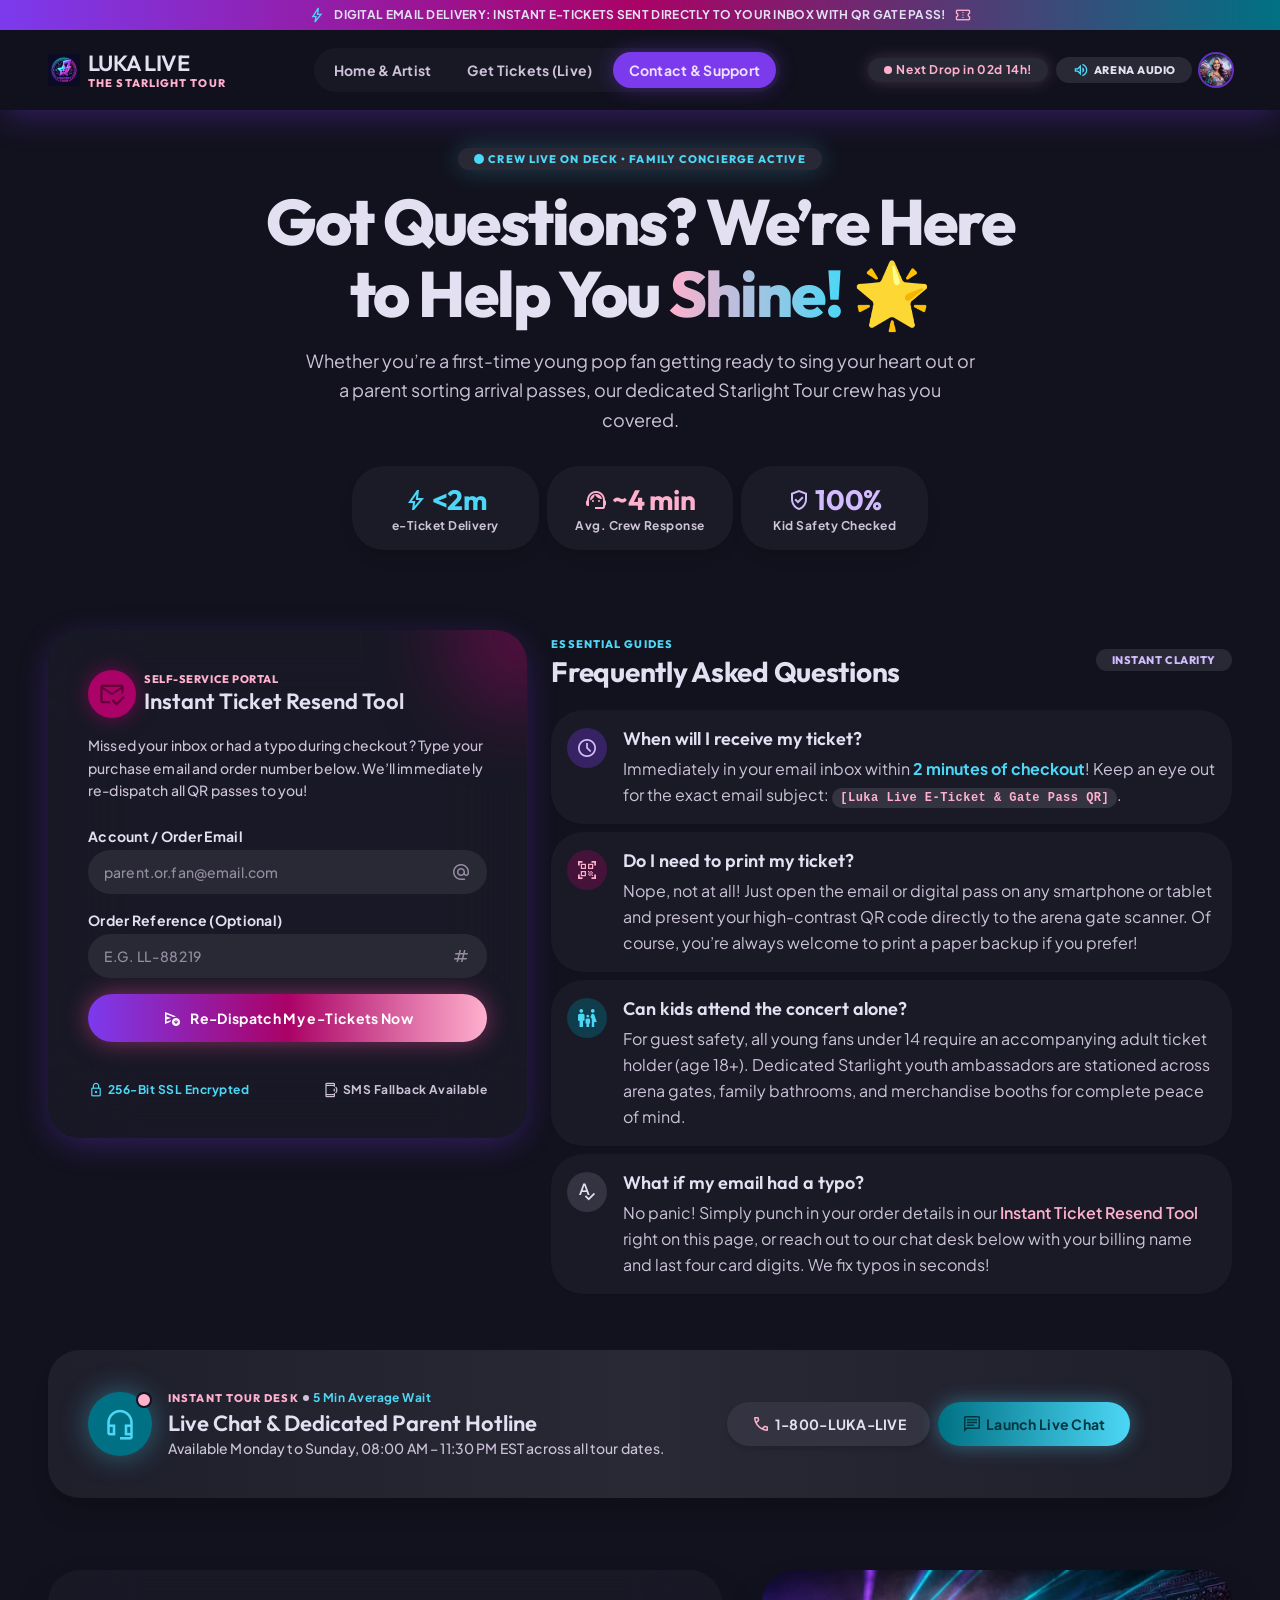
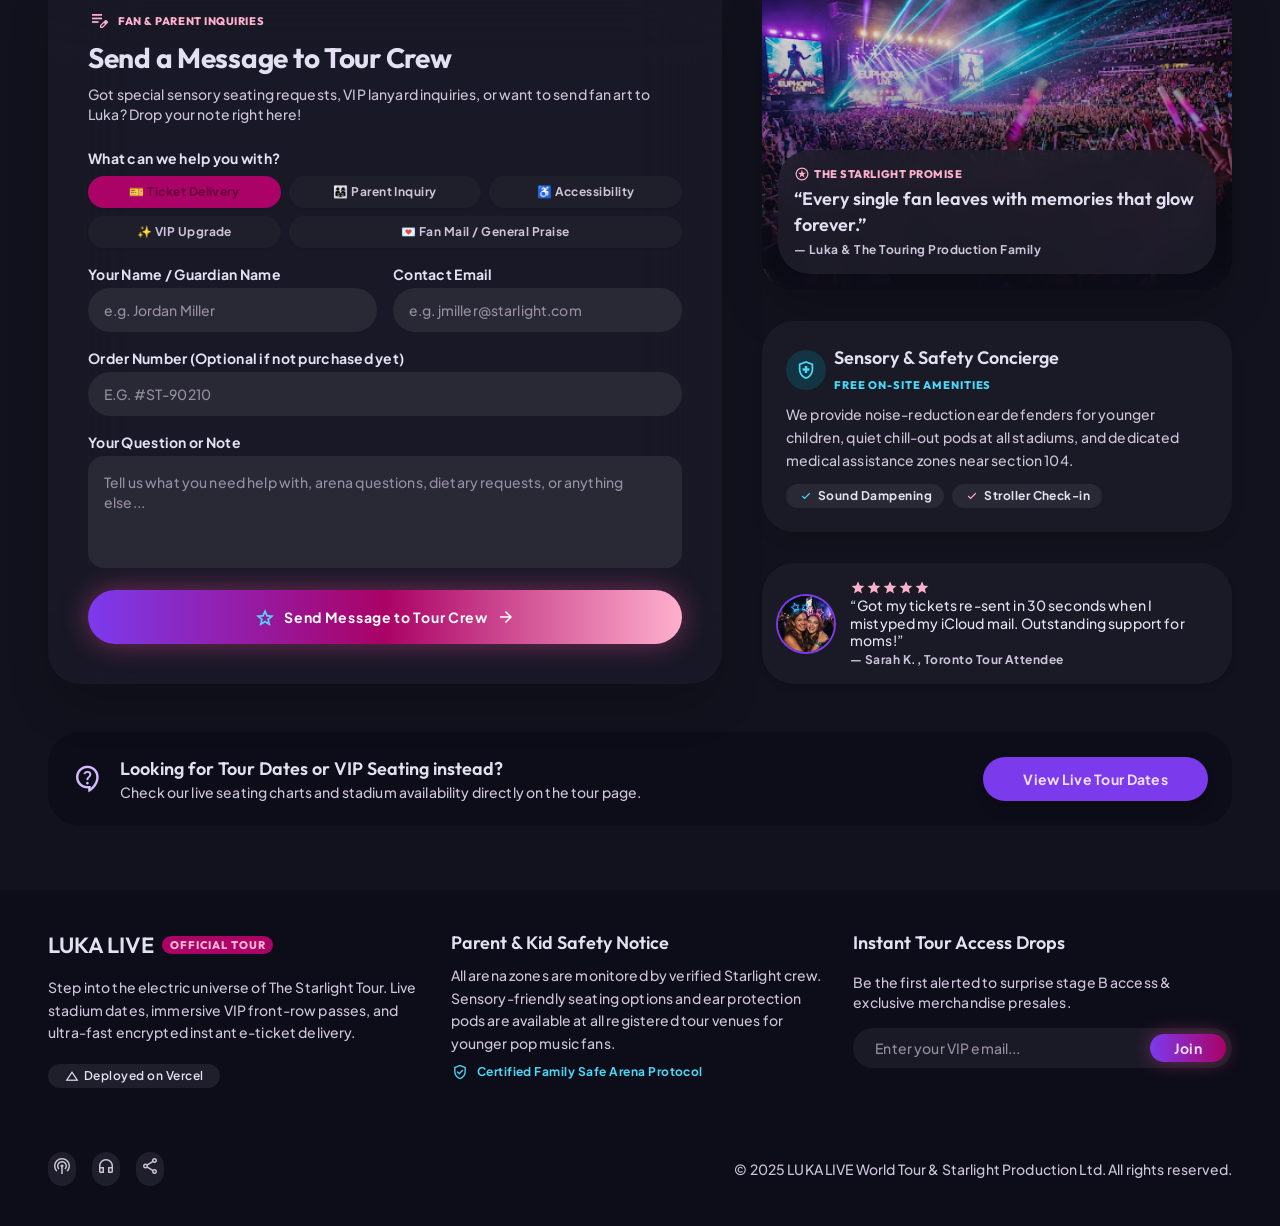
<file: 26bfc439/contact.html>
<!DOCTYPE html>
<html class="dark" lang="en">
<head>
  <meta charset="utf-8"/>
  <meta content="width=device-width, initial-scale=1.0" name="viewport"/>
  <meta name="description" content="Questions about LUKA LIVE Starlight Tour tickets? Resend e-tickets instantly, browse FAQs, or message the tour crew — parent hotline and live chat available."/>
  <title>LUKA LIVE — Contact &amp; Support | The Starlight Tour</title>
  <link href="https://fonts.googleapis.com" rel="preconnect"/>
  <link crossorigin="" href="https://fonts.gstatic.com" rel="preconnect"/>
  <link href="https://fonts.googleapis.com/css2?family=Material+Symbols+Outlined:opsz,wght,FILL,GRAD@24,400,0,0&amp;display=swap" rel="stylesheet"/>
  <link href="https://fonts.googleapis.com/css2?family=Outfit:wght@600;700;800&amp;family=Plus+Jakarta+Sans:wght@400;500;700&amp;display=swap" rel="stylesheet"/>
  <link href="css/style.css" rel="stylesheet"/>
  <link href="css/tailwind-contact.css" rel="stylesheet"/>
</head>
<body class="bg-background font-body-md text-on-surface antialiased selection:bg-secondary-container selection:text-on-secondary-container">
  <a class="skip-link" href="#main-content">Skip to main content</a>

  <header class="fixed top-0 left-0 right-0 z-50 bg-surface/85 backdrop-blur-2xl shadow-[0_8px_32px_-4px_rgba(124,58,237,0.35)]">
    <div class="bg-gradient-to-r from-primary-container via-secondary-container to-tertiary-container py-space-xs px-margin">
      <div class="max-w-7xl mx-auto flex flex-wrap items-center justify-center gap-space-sm text-center py-0.5">
        <span class="material-symbols-outlined text-tertiary text-[18px] animate-pulse">bolt</span>
        <span class="font-label-md text-label-md text-on-surface tracking-wide uppercase">Digital Email Delivery: Instant e-Tickets sent directly to your inbox with QR gate pass!</span>
        <span class="material-symbols-outlined text-secondary text-[18px] animate-pulse hidden sm:inline">confirmation_number</span>
      </div>
    </div>
    <div class="relative h-20 max-w-7xl mx-auto px-6 lg:px-12 flex items-center justify-between gap-space-md">
      <a class="flex items-center gap-space-sm group shrink-0" href="index.html" aria-label="LUKA LIVE — back to home">
        <img alt="LUKA LIVE neon tour logo" class="h-8 w-auto object-contain transition-transform group-hover:scale-105" src="images/logo.jpg"/>
        <div class="flex flex-col">
          <span class="font-headline-sm text-headline-sm text-on-surface tracking-tight leading-none group-hover:text-primary transition-colors">LUKA LIVE</span>
          <span class="font-label-caps text-label-caps text-secondary uppercase tracking-widest leading-none mt-1">The Starlight Tour</span>
        </div>
      </a>
      <nav class="hidden lg:flex items-center gap-space-xs bg-surface-container-low/90 p-space-xs rounded-full" aria-label="Main navigation">
        <a class="px-space-md py-space-sm rounded-full font-label-lg text-label-lg text-on-surface-variant hover:text-on-surface hover:bg-surface-container transition-all" href="index.html">Home &amp; Artist</a>
        <a class="px-space-md py-space-sm rounded-full font-label-lg text-label-lg text-on-surface-variant hover:text-on-surface hover:bg-surface-container transition-all" href="tickets.html">Get Tickets (Live)</a>
        <a class="px-space-md py-space-sm rounded-full font-label-lg text-label-lg bg-primary-container text-on-primary-container font-bold shadow-[0_0_20px_rgba(124,58,237,0.4)]" aria-current="page" href="contact.html">Contact &amp; Support</a>
      </nav>
      <div class="flex items-center gap-space-sm">
        <div class="hidden sm:flex items-center gap-space-xs bg-surface-container-high px-space-md py-space-xs rounded-full shadow-[0_0_16px_rgba(255,176,205,0.2)]">
          <span class="w-2 h-2 rounded-full bg-secondary animate-ping"></span>
          <span class="font-label-md text-label-md text-secondary font-bold tracking-wider">Next Drop in 02d 14h!</span>
        </div>
        <button id="arena-audio-btn" class="hidden md:flex items-center gap-space-xs bg-surface-container-high hover:bg-surface-container-highest px-space-md py-space-xs rounded-full text-tertiary transition-all" type="button" aria-pressed="false" aria-label="Toggle arena audio">
          <span class="material-symbols-outlined text-[18px]">volume_up</span>
          <span class="hidden md:inline font-label-caps text-label-caps uppercase tracking-wider text-on-surface">Arena Audio</span>
        </button>
        <img alt="Fan profile avatar" class="hidden sm:block w-8 h-8 rounded-full object-cover ring-2 ring-primary-container/80" src="images/profile.jpg"/>
        <button id="menu-btn" class="lg:hidden flex items-center justify-center w-10 h-10 rounded-full bg-surface-container-high text-on-surface" type="button" aria-expanded="false" aria-controls="mobile-menu" aria-label="Open navigation menu">
          <span class="material-symbols-outlined text-[22px]">menu</span>
        </button>
      </div>
    </div>
    <div id="mobile-menu" class="hidden lg:hidden absolute top-full left-0 right-0 bg-surface-container-lowest/95 backdrop-blur-2xl border-t border-outline-variant/20 shadow-2xl">
      <nav class="flex flex-col gap-1 p-4 max-w-7xl mx-auto" aria-label="Mobile navigation">
        <a class="px-space-md py-3 rounded-full font-label-lg text-label-lg text-on-surface-variant hover:text-on-surface hover:bg-surface-container text-center transition-all" href="index.html">Home &amp; Artist</a>
        <a class="px-space-md py-3 rounded-full font-label-lg text-label-lg text-on-surface-variant hover:text-on-surface hover:bg-surface-container text-center transition-all" href="tickets.html">Get Tickets (Live)</a>
        <a class="px-space-md py-3 rounded-full font-label-lg text-label-lg bg-primary-container text-on-primary-container font-bold text-center" aria-current="page" href="contact.html">Contact &amp; Support</a>
      </nav>
    </div>
  </header>

  <main class="w-full pt-[7.25rem] bg-background min-h-screen" id="main-content">
    <div class="relative w-full overflow-hidden">
      <div class="absolute -top-40 left-1/2 -translate-x-1/2 w-[720px] h-[360px] bg-gradient-to-b from-primary-container/25 via-secondary-container/15 to-transparent blur-3xl pointer-events-none -z-10 rounded-full"></div>
      <div class="absolute top-96 right-[-10%] w-[420px] h-[420px] bg-tertiary-container/20 blur-3xl pointer-events-none -z-10 rounded-full"></div>
      <div class="absolute top-[800px] left-[-10%] w-[400px] h-[400px] bg-secondary-container/20 blur-3xl pointer-events-none -z-10 rounded-full"></div>

      <!-- Hero -->
      <section class="max-w-7xl mx-auto px-6 lg:px-12 pt-8 pb-12">
        <div class="flex flex-col items-center text-center max-w-3xl mx-auto space-y-4">
          <div class="inline-flex items-center gap-space-xs bg-surface-container-high px-space-md py-space-xs rounded-full shadow-[0_0_24px_rgba(76,215,246,0.25)]">
            <span class="w-2.5 h-2.5 rounded-full bg-tertiary animate-ping"></span>
            <span class="font-label-caps text-label-caps text-tertiary uppercase tracking-widest">Crew Live on Deck • Family Concierge Active</span>
          </div>
          <h1 class="font-display-hero text-display-hero-mobile lg:text-display-hero text-on-surface tracking-tight">
            Got Questions? We’re Here to Help You <span class="bg-gradient-to-r from-secondary to-tertiary bg-clip-text text-transparent">Shine!</span> 🌟
          </h1>
          <p class="font-body-lg text-body-lg text-on-surface-variant max-w-2xl leading-relaxed">
            Whether you’re a first-time young pop fan getting ready to sing your heart out or a parent sorting arrival passes, our dedicated Starlight Tour crew has you covered.
          </p>
          <div class="grid grid-cols-2 sm:grid-cols-3 gap-space-sm pt-4 w-full max-w-xl">
            <div class="bg-surface-container/80 backdrop-blur-xl p-space-md rounded-lg flex flex-col items-center shadow-lg">
              <span class="font-headline-md text-headline-md text-tertiary flex items-center gap-1">
                <span class="material-symbols-outlined text-[24px]">bolt</span> &lt;2m
              </span>
              <span class="font-label-md text-label-md text-on-surface-variant">e-Ticket Delivery</span>
            </div>
            <div class="bg-surface-container/80 backdrop-blur-xl p-space-md rounded-lg flex flex-col items-center shadow-lg">
              <span class="font-headline-md text-headline-md text-secondary flex items-center gap-1">
                <span class="material-symbols-outlined text-[24px]">support_agent</span> ~4 min
              </span>
              <span class="font-label-md text-label-md text-on-surface-variant">Avg. Crew Response</span>
            </div>
            <div class="col-span-2 sm:col-span-1 bg-surface-container/80 backdrop-blur-xl p-space-md rounded-lg flex flex-col items-center shadow-lg">
              <span class="font-headline-md text-headline-md text-primary flex items-center gap-1">
                <span class="material-symbols-outlined text-[24px]">verified_user</span> 100%
              </span>
              <span class="font-label-md text-label-md text-on-surface-variant">Kid Safety Checked</span>
            </div>
          </div>
        </div>
      </section>

      <!-- Resend tool + FAQs -->
      <section class="max-w-7xl mx-auto px-6 lg:px-12 py-8">
        <div class="grid grid-cols-1 lg:grid-cols-12 gap-space-lg items-start">
          <div class="lg:col-span-5 bg-surface-container-low/90 backdrop-blur-2xl rounded-lg p-space-lg lg:p-space-xl shadow-[0_8px_32px_-4px_rgba(124,58,237,0.35)] relative overflow-hidden">
            <div class="absolute -top-16 -right-16 w-36 h-36 bg-secondary-container/40 rounded-full blur-2xl pointer-events-none"></div>
            <div class="flex items-center gap-space-sm mb-space-md">
              <div class="w-12 h-12 rounded-full bg-secondary-container flex items-center justify-center text-on-secondary shadow-[0_0_20px_rgba(170,2,102,0.6)]">
                <span class="material-symbols-outlined text-[28px]">mark_email_read</span>
              </div>
              <div>
                <span class="font-label-caps text-label-caps text-secondary uppercase tracking-wider block">Self-Service Portal</span>
                <h2 class="font-headline-sm text-headline-sm text-on-surface">Instant Ticket Resend Tool</h2>
              </div>
            </div>
            <p class="font-body-sm text-body-sm text-on-surface-variant mb-space-lg leading-relaxed">
              Missed your inbox or had a typo during checkout? Type your purchase email and order number below. We’ll immediately re-dispatch all QR passes to you!
            </p>
            <form class="space-y-space-md" id="resend-form" onsubmit="event.preventDefault(); triggerResendAction();">
              <div>
                <label class="block font-label-lg text-label-lg text-on-surface mb-1" for="resend-email">Account / Order Email</label>
                <div class="relative">
                  <input class="w-full bg-surface-container-high px-space-md py-3 rounded-full text-on-surface placeholder:text-outline font-body-sm text-body-sm focus:outline-none focus:ring-2 focus:ring-tertiary transition-all pr-10" id="resend-email" placeholder="parent.or.fan@email.com" required="" type="email"/>
                  <span class="material-symbols-outlined absolute right-4 top-1/2 -translate-y-1/2 text-outline text-[20px]">alternate_email</span>
                </div>
              </div>
              <div>
                <label class="block font-label-lg text-label-lg text-on-surface mb-1" for="resend-order-ref">Order Reference (Optional)</label>
                <div class="relative">
                  <input class="w-full bg-surface-container-high px-space-md py-3 rounded-full text-on-surface placeholder:text-outline font-body-sm text-body-sm focus:outline-none focus:ring-2 focus:ring-secondary transition-all pr-10 uppercase tracking-wider" id="resend-order-ref" placeholder="e.g. LL-88219" type="text"/>
                  <span class="material-symbols-outlined absolute right-4 top-1/2 -translate-y-1/2 text-outline text-[20px]">tag</span>
                </div>
              </div>
              <button class="w-full mt-2 bg-gradient-to-r from-primary-container via-secondary-container to-secondary text-on-primary font-label-lg text-label-lg py-3.5 px-space-lg rounded-full shadow-[0_0_24px_rgba(236,72,153,0.5)] hover:scale-[1.02] active:scale-[0.98] transition-all flex items-center justify-center gap-space-sm font-bold text-white tracking-wide" id="resend-submit-btn" type="submit">
                <span class="material-symbols-outlined text-[20px]">send_and_archive</span>
                <span>Re-Dispatch My e-Tickets Now</span>
              </button>
            </form>
            <div class="hidden mt-space-md p-space-md bg-surface-container rounded-lg items-start gap-space-sm shadow-md" id="resend-notification" role="status">
              <span class="material-symbols-outlined text-tertiary text-[24px] shrink-0">check_circle</span>
              <div class="text-left">
                <p class="font-label-lg text-label-lg text-tertiary font-bold">Verification Passed &amp; Dispatched!</p>
                <p class="font-body-sm text-body-sm text-on-surface-variant mt-0.5">Please check your inbox (and spam/promotions tab) in the next 60 seconds for subject: <strong class="text-on-surface">[Luka Live E-Ticket &amp; Gate Pass QR]</strong>.</p>
              </div>
            </div>
            <div class="mt-space-lg pt-space-md flex flex-wrap items-center justify-between gap-2 text-on-surface-variant font-label-md text-label-md">
              <span class="flex items-center gap-1 text-tertiary">
                <span class="material-symbols-outlined text-[16px]">lock</span> 256-Bit SSL Encrypted
              </span>
              <span class="flex items-center gap-1">
                <span class="material-symbols-outlined text-[16px]">phonelink_ring</span> SMS Fallback Available
              </span>
            </div>
          </div>

          <div class="lg:col-span-7 flex flex-col space-y-space-md">
            <div class="flex items-center justify-between pb-space-xs">
              <div>
                <span class="font-label-caps text-label-caps text-tertiary uppercase tracking-widest">Essential Guides</span>
                <h2 class="font-headline-md text-headline-md text-on-surface">Frequently Asked Questions</h2>
              </div>
              <span class="bg-surface-container-high text-primary font-label-caps text-label-caps px-space-md py-1 rounded-full uppercase tracking-wider hidden sm:inline-block">Instant Clarity</span>
            </div>
            <div class="space-y-space-sm">
              <div class="bg-surface-container/70 backdrop-blur-xl rounded-lg p-space-md hover:bg-surface-container transition-all shadow-sm">
                <div class="flex items-start gap-space-md">
                  <div class="w-10 h-10 rounded-full bg-primary-container/30 text-primary flex items-center justify-center shrink-0 mt-0.5">
                    <span class="material-symbols-outlined text-[22px]">schedule</span>
                  </div>
                  <div class="space-y-1">
                    <h3 class="font-title-lg text-title-lg text-on-surface">When will I receive my ticket?</h3>
                    <p class="font-body-md text-body-md text-on-surface-variant leading-relaxed">
                      Immediately in your email inbox within <span class="text-tertiary font-bold">2 minutes of checkout</span>! Keep an eye out for the exact email subject: <span class="inline-block bg-surface-container-highest text-secondary px-2 py-0.5 rounded-full font-label-md text-label-md font-mono mt-1">[Luka Live E-Ticket &amp; Gate Pass QR]</span>.
                    </p>
                  </div>
                </div>
              </div>
              <div class="bg-surface-container/70 backdrop-blur-xl rounded-lg p-space-md hover:bg-surface-container transition-all shadow-sm">
                <div class="flex items-start gap-space-md">
                  <div class="w-10 h-10 rounded-full bg-secondary-container/30 text-secondary flex items-center justify-center shrink-0 mt-0.5">
                    <span class="material-symbols-outlined text-[22px]">qr_code_scanner</span>
                  </div>
                  <div class="space-y-1">
                    <h3 class="font-title-lg text-title-lg text-on-surface">Do I need to print my ticket?</h3>
                    <p class="font-body-md text-body-md text-on-surface-variant leading-relaxed">
                      Nope, not at all! Just open the email or digital pass on any smartphone or tablet and present your high-contrast QR code directly to the arena gate scanner. Of course, you’re always welcome to print a paper backup if you prefer!
                    </p>
                  </div>
                </div>
              </div>
              <div class="bg-surface-container/70 backdrop-blur-xl rounded-lg p-space-md hover:bg-surface-container transition-all shadow-sm">
                <div class="flex items-start gap-space-md">
                  <div class="w-10 h-10 rounded-full bg-tertiary-container/40 text-tertiary flex items-center justify-center shrink-0 mt-0.5">
                    <span class="material-symbols-outlined text-[22px]">family_restroom</span>
                  </div>
                  <div class="space-y-1">
                    <h3 class="font-title-lg text-title-lg text-on-surface">Can kids attend the concert alone?</h3>
                    <p class="font-body-md text-body-md text-on-surface-variant leading-relaxed">
                      For guest safety, all young fans under 14 require an accompanying adult ticket holder (age 18+). Dedicated Starlight youth ambassadors are stationed across arena gates, family bathrooms, and merchandise booths for complete peace of mind.
                    </p>
                  </div>
                </div>
              </div>
              <div class="bg-surface-container/70 backdrop-blur-xl rounded-lg p-space-md hover:bg-surface-container transition-all shadow-sm">
                <div class="flex items-start gap-space-md">
                  <div class="w-10 h-10 rounded-full bg-surface-container-highest text-on-surface flex items-center justify-center shrink-0 mt-0.5">
                    <span class="material-symbols-outlined text-[22px]">spellcheck</span>
                  </div>
                  <div class="space-y-1">
                    <h3 class="font-title-lg text-title-lg text-on-surface">What if my email had a typo?</h3>
                    <p class="font-body-md text-body-md text-on-surface-variant leading-relaxed">
                      No panic! Simply punch in your order details in our <span class="text-secondary font-semibold">Instant Ticket Resend Tool</span> right on this page, or reach out to our chat desk below with your billing name and last four card digits. We fix typos in seconds!
                    </p>
                  </div>
                </div>
              </div>
            </div>
          </div>
        </div>
      </section>

      <!-- Hotline ribbon -->
      <section class="max-w-7xl mx-auto px-6 lg:px-12 py-6">
        <div class="bg-gradient-to-r from-surface-container via-surface-container-high to-surface-container p-space-lg lg:p-space-xl rounded-lg shadow-xl flex flex-col md:flex-row items-center justify-between gap-space-lg">
          <div class="flex items-center gap-space-md">
            <div class="relative w-16 h-16 rounded-full bg-tertiary-container flex items-center justify-center text-tertiary shrink-0 shadow-[0_0_30px_rgba(76,215,246,0.4)]">
              <span class="material-symbols-outlined text-[34px]">headset_mic</span>
              <span class="absolute top-0 right-0 w-4 h-4 bg-secondary rounded-full border-2 border-surface"></span>
            </div>
            <div>
              <div class="flex flex-wrap items-center gap-space-xs">
                <span class="font-label-caps text-label-caps text-secondary uppercase tracking-widest font-extrabold">Instant Tour Desk</span>
                <span class="w-1.5 h-1.5 rounded-full bg-on-surface-variant"></span>
                <span class="font-label-md text-label-md text-tertiary font-bold">5 Min Average Wait</span>
              </div>
              <h3 class="font-headline-sm text-headline-sm text-on-surface mt-0.5">Live Chat &amp; Dedicated Parent Hotline</h3>
              <p class="font-body-sm text-body-sm text-on-surface-variant">Available Monday to Sunday, 08:00 AM – 11:30 PM EST across all tour dates.</p>
            </div>
          </div>
          <div class="flex flex-wrap items-center gap-space-sm shrink-0 w-full md:w-auto justify-start md:justify-end">
            <a class="flex items-center gap-space-xs bg-surface-container-highest hover:bg-surface-bright text-on-surface px-space-lg py-3 rounded-full font-label-lg text-label-lg transition-all shadow-md" href="tel:+18005852548">
              <span class="material-symbols-outlined text-secondary text-[20px]">call</span>
              <span class="font-bold">1-800-LUKA-LIVE</span>
            </a>
            <button class="flex items-center gap-space-xs bg-gradient-to-r from-tertiary-container to-tertiary text-on-tertiary px-space-lg py-3 rounded-full font-label-lg text-label-lg font-bold shadow-[0_0_20px_rgba(76,215,246,0.4)] hover:brightness-110 active:scale-95 transition-all" id="live-chat-btn" type="button">
              <span class="material-symbols-outlined text-[20px]">chat</span>
              <span>Launch Live Chat</span>
            </button>
          </div>
          <p class="hidden md:block w-full md:w-auto font-label-md text-label-md text-tertiary font-bold" id="live-chat-status" role="status" aria-live="polite"></p>
        </div>
      </section>

      <!-- Contact form -->
      <section class="max-w-7xl mx-auto px-6 lg:px-12 py-12">
        <div class="grid grid-cols-1 lg:grid-cols-12 gap-space-xl items-stretch">
          <div class="lg:col-span-7 bg-surface-container-low/90 backdrop-blur-2xl rounded-lg p-space-lg lg:p-space-xl shadow-2xl flex flex-col justify-between">
            <div>
              <div class="flex items-center gap-2 mb-2">
                <span class="material-symbols-outlined text-secondary text-[22px]">edit_note</span>
                <span class="font-label-caps text-label-caps text-secondary uppercase tracking-wider">Fan &amp; Parent Inquiries</span>
              </div>
              <h2 class="font-headline-md text-headline-md text-on-surface mb-space-sm">Send a Message to Tour Crew</h2>
              <p class="font-body-sm text-body-sm text-on-surface-variant mb-space-lg">
                Got special sensory seating requests, VIP lanyard inquiries, or want to send fan art to Luka? Drop your note right here!
              </p>
              <form class="space-y-space-md" id="fan-contact-form" onsubmit="event.preventDefault(); submitContactForm();">
                <div>
                  <span class="block font-label-lg text-label-lg text-on-surface mb-2" id="topic-label">What can we help you with?</span>
                  <div class="grid grid-cols-2 sm:grid-cols-3 gap-2" id="topic-container" role="radiogroup" aria-labelledby="topic-label">
                    <label class="cursor-pointer">
                      <input checked="" class="peer sr-only" name="topic" type="radio" value="Ticket Delivery Issue"/>
                      <span class="block text-center font-label-md text-label-md px-3 py-2 rounded-full bg-surface-container text-on-surface-variant peer-checked:bg-secondary-container peer-checked:text-on-secondary transition-all shadow-sm">
                        🎫 Ticket Delivery
                      </span>
                    </label>
                    <label class="cursor-pointer">
                      <input class="peer sr-only" name="topic" type="radio" value="Parent Inquiry"/>
                      <span class="block text-center font-label-md text-label-md px-3 py-2 rounded-full bg-surface-container text-on-surface-variant peer-checked:bg-secondary-container peer-checked:text-on-secondary transition-all shadow-sm">
                        👨‍👩‍👧 Parent Inquiry
                      </span>
                    </label>
                    <label class="cursor-pointer">
                      <input class="peer sr-only" name="topic" type="radio" value="Accessibility &amp; Seating"/>
                      <span class="block text-center font-label-md text-label-md px-3 py-2 rounded-full bg-surface-container text-on-surface-variant peer-checked:bg-secondary-container peer-checked:text-on-secondary transition-all shadow-sm">
                        ♿ Accessibility
                      </span>
                    </label>
                    <label class="cursor-pointer">
                      <input class="peer sr-only" name="topic" type="radio" value="VIP Upgrade"/>
                      <span class="block text-center font-label-md text-label-md px-3 py-2 rounded-full bg-surface-container text-on-surface-variant peer-checked:bg-secondary-container peer-checked:text-on-secondary transition-all shadow-sm">
                        ✨ VIP Upgrade
                      </span>
                    </label>
                    <label class="cursor-pointer col-span-2 sm:col-span-2">
                      <input class="peer sr-only" name="topic" type="radio" value="General Praise &amp; Fan Art"/>
                      <span class="block text-center font-label-md text-label-md px-3 py-2 rounded-full bg-surface-container text-on-surface-variant peer-checked:bg-secondary-container peer-checked:text-on-secondary transition-all shadow-sm">
                        💌 Fan Mail / General Praise
                      </span>
                    </label>
                  </div>
                </div>
                <div class="grid grid-cols-1 sm:grid-cols-2 gap-space-md">
                  <div>
                    <label class="block font-label-lg text-label-lg text-on-surface mb-1" for="fan-name">Your Name / Guardian Name</label>
                    <input class="w-full bg-surface-container-high px-space-md py-3 rounded-full text-on-surface placeholder:text-outline font-body-sm text-body-sm focus:outline-none focus:ring-2 focus:ring-secondary transition-all" id="fan-name" placeholder="e.g. Jordan Miller" required="" type="text"/>
                  </div>
                  <div>
                    <label class="block font-label-lg text-label-lg text-on-surface mb-1" for="fan-email">Contact Email</label>
                    <input class="w-full bg-surface-container-high px-space-md py-3 rounded-full text-on-surface placeholder:text-outline font-body-sm text-body-sm focus:outline-none focus:ring-2 focus:ring-tertiary transition-all" id="fan-email" placeholder="e.g. jmiller@starlight.com" required="" type="email"/>
                  </div>
                </div>
                <div>
                  <label class="block font-label-lg text-label-lg text-on-surface mb-1" for="fan-order">Order Number (Optional if not purchased yet)</label>
                  <input class="w-full bg-surface-container-high px-space-md py-3 rounded-full text-on-surface placeholder:text-outline font-body-sm text-body-sm focus:outline-none focus:ring-2 focus:ring-primary transition-all uppercase" id="fan-order" placeholder="e.g. #ST-90210" type="text"/>
                </div>
                <div>
                  <label class="block font-label-lg text-label-lg text-on-surface mb-1" for="fan-message">Your Question or Note</label>
                  <textarea class="w-full bg-surface-container-high p-space-md rounded-2xl text-on-surface placeholder:text-outline font-body-sm text-body-sm focus:outline-none focus:ring-2 focus:ring-secondary transition-all resize-none" id="fan-message" placeholder="Tell us what you need help with, arena questions, dietary requests, or anything else..." required="" rows="4"></textarea>
                </div>
                <button class="w-full bg-gradient-to-r from-primary-container via-secondary-container to-secondary text-white font-label-lg text-label-lg py-4 px-space-lg rounded-full shadow-[0_0_28px_rgba(236,72,153,0.45)] hover:scale-[1.01] active:scale-[0.98] transition-all flex items-center justify-center gap-space-sm font-bold tracking-wider" id="contact-submit-btn" type="submit">
                  <span class="material-symbols-outlined text-[22px] text-tertiary">star</span>
                  <span>Send Message to Tour Crew</span>
                  <span class="material-symbols-outlined text-[20px]">arrow_forward</span>
                </button>
              </form>
              <div class="hidden mt-space-md p-space-md bg-surface-container rounded-lg items-center gap-space-sm text-tertiary" id="contact-success-msg" role="status">
                <span class="material-symbols-outlined text-[24px]">celebration</span>
                <span class="font-body-sm text-body-sm">Your message has landed on the headliner backstage dashboard! Our crew will respond shortly.</span>
              </div>
            </div>
          </div>

          <div class="lg:col-span-5 flex flex-col justify-between space-y-space-md">
            <div class="relative w-full h-64 lg:h-80 rounded-lg overflow-hidden shadow-2xl group">
              <img class="w-full h-full object-cover group-hover:scale-105 transition-transform duration-700" alt="Euphoric stadium arena lit by cyan lasers, violet spotlights and magenta glowsticks held by cheering fans" src="images/arena-crowd.jpg"/>
              <div class="absolute inset-0 bg-gradient-to-t from-surface-container-lowest via-surface-container-lowest/40 to-transparent"></div>
              <div class="absolute bottom-4 left-4 right-4 p-space-md bg-surface-container/85 backdrop-blur-md rounded-lg shadow-lg">
                <div class="flex items-center gap-space-xs text-secondary font-label-caps text-label-caps uppercase tracking-wider mb-1">
                  <span class="material-symbols-outlined text-[16px]">stars</span>
                  <span>The Starlight Promise</span>
                </div>
                <p class="font-title-lg text-title-lg text-on-surface">“Every single fan leaves with memories that glow forever.”</p>
                <span class="font-label-md text-label-md text-on-surface-variant block mt-1">— Luka &amp; The Touring Production Family</span>
              </div>
            </div>
            <div class="bg-surface-container/70 backdrop-blur-xl p-space-lg rounded-lg shadow-lg space-y-space-sm">
              <div class="flex items-center gap-space-sm">
                <div class="w-10 h-10 rounded-full bg-tertiary-container/30 text-tertiary flex items-center justify-center shrink-0">
                  <span class="material-symbols-outlined text-[22px]">health_and_safety</span>
                </div>
                <div>
                  <h4 class="font-title-lg text-title-lg text-on-surface">Sensory &amp; Safety Concierge</h4>
                  <span class="font-label-caps text-label-caps text-tertiary uppercase">Free On-Site Amenities</span>
                </div>
              </div>
              <p class="font-body-sm text-body-sm text-on-surface-variant leading-relaxed">
                We provide noise-reduction ear defenders for younger children, quiet chill-out pods at all stadiums, and dedicated medical assistance zones near section 104.
              </p>
              <div class="flex flex-wrap items-center gap-2 pt-1">
                <span class="inline-flex items-center gap-1 text-on-surface font-label-md text-label-md bg-surface-container-high px-3 py-1 rounded-full">
                  <span class="material-symbols-outlined text-[16px] text-tertiary">check</span> Sound Dampening
                </span>
                <span class="inline-flex items-center gap-1 text-on-surface font-label-md text-label-md bg-surface-container-high px-3 py-1 rounded-full">
                  <span class="material-symbols-outlined text-[16px] text-secondary">check</span> Stroller Check-in
                </span>
              </div>
            </div>
            <div class="bg-surface-container-low p-space-md rounded-lg flex items-center gap-space-md shadow-md">
              <img class="w-14 h-14 rounded-full object-cover shrink-0 ring-2 ring-primary-container" alt="Smiling mother and daughter wearing glowing star headbands at a concert" src="images/fan-portrait.jpg"/>
              <div class="space-y-0.5">
                <div class="flex items-center text-secondary text-sm" aria-label="Rated 5 out of 5 stars">
                  <span class="material-symbols-outlined text-[16px]" style="font-variation-settings: 'FILL' 1;">star</span>
                  <span class="material-symbols-outlined text-[16px]" style="font-variation-settings: 'FILL' 1;">star</span>
                  <span class="material-symbols-outlined text-[16px]" style="font-variation-settings: 'FILL' 1;">star</span>
                  <span class="material-symbols-outlined text-[16px]" style="font-variation-settings: 'FILL' 1;">star</span>
                  <span class="material-symbols-outlined text-[16px]" style="font-variation-settings: 'FILL' 1;">star</span>
                </div>
                <p class="font-body-sm text-body-sm text-on-surface font-medium leading-tight">
                  “Got my tickets re-sent in 30 seconds when I mistyped my iCloud mail. Outstanding support for moms!”
                </p>
                <span class="font-label-md text-label-md text-on-surface-variant block">— Sarah K., Toronto Tour Attendee</span>
              </div>
            </div>
          </div>
        </div>
      </section>

      <!-- Bottom banner -->
      <section class="max-w-7xl mx-auto px-6 lg:px-12 pb-16">
        <div class="bg-surface-container-lowest p-space-lg rounded-lg flex flex-col md:flex-row items-center justify-between gap-space-md text-center md:text-left">
          <div class="flex items-center gap-space-md">
            <span class="material-symbols-outlined text-primary text-[32px]">contact_support</span>
            <div>
              <h4 class="font-title-lg text-title-lg text-on-surface">Looking for Tour Dates or VIP Seating instead?</h4>
              <p class="font-body-sm text-body-sm text-on-surface-variant">Check our live seating charts and stadium availability directly on the tour page.</p>
            </div>
          </div>
          <a class="bg-primary-container hover:bg-inverse-primary text-on-primary-container font-label-lg text-label-lg px-space-xl py-3 rounded-full transition-all shrink-0 font-bold shadow-lg" href="tickets.html">
            View Live Tour Dates
          </a>
        </div>
      </section>
    </div>

    <script>
      function triggerResendAction() {
        const email = document.getElementById('resend-email').value;
        const btn = document.getElementById('resend-submit-btn');
        const notification = document.getElementById('resend-notification');

        if (!email) return;

        btn.disabled = true;
        btn.innerHTML = '<span class="material-symbols-outlined text-[20px] animate-spin">refresh</span><span>Locating Order &amp; Dispatching...</span>';

        setTimeout(() => {
          btn.disabled = false;
          btn.innerHTML = '<span class="material-symbols-outlined text-[20px]">mark_email_read</span><span>Dispatched Successfully!</span>';
          notification.classList.remove('hidden');
          notification.classList.add('flex');
        }, 1200);
      }

      function submitContactForm() {
        const btn = document.getElementById('contact-submit-btn');
        const msg = document.getElementById('contact-success-msg');
        const form = document.getElementById('fan-contact-form');

        btn.disabled = true;
        btn.innerHTML = '<span class="material-symbols-outlined text-[20px] animate-spin">refresh</span><span>Sending to Luka Crew...</span>';

        setTimeout(() => {
          btn.classList.add('hidden');
          msg.classList.remove('hidden');
          msg.classList.add('flex');
          form.reset();
        }, 1000);
      }

      // Live chat: announce status on the page instead of a popup
      document.addEventListener('DOMContentLoaded', () => {
        const chatBtn = document.getElementById('live-chat-btn');
        const chatStatus = document.getElementById('live-chat-status');
        if (chatBtn && chatStatus) {
          chatBtn.addEventListener('click', () => {
            chatStatus.classList.remove('hidden');
            chatStatus.textContent = 'Connecting you with a Starlight Tour Ambassador... typical wait: 1 min.';
          });
        }
      });
    </script>
  </main>

  <footer class="w-full bg-surface-container-lowest text-on-surface-variant">
    <div class="max-w-7xl mx-auto px-6 lg:px-12 py-space-xl flex flex-col gap-space-xl">
      <div class="grid grid-cols-1 md:grid-cols-12 gap-space-lg items-start">
        <div class="md:col-span-4 flex flex-col gap-space-md">
          <div class="flex items-center gap-space-sm">
            <span class="font-headline-sm text-headline-sm text-on-surface">LUKA LIVE</span>
            <span class="bg-secondary-container px-space-sm py-0.5 rounded-full font-label-caps text-label-caps text-on-secondary-container uppercase">Official Tour</span>
          </div>
          <p class="font-body-sm text-body-sm text-on-surface-variant leading-relaxed">Step into the electric universe of The Starlight Tour. Live stadium dates, immersive VIP front-row passes, and ultra-fast encrypted instant e-ticket delivery.</p>
          <div class="flex items-center gap-space-sm pt-space-xs">
            <div class="inline-flex items-center gap-space-xs bg-surface-container px-space-md py-space-xs rounded-full">
              <span class="material-symbols-outlined text-on-surface text-[16px]">change_history</span>
              <span class="font-label-md text-label-md text-on-surface font-semibold">Deployed on Vercel</span>
            </div>
          </div>
        </div>
        <div class="md:col-span-4 flex flex-col gap-space-sm">
          <h3 class="font-title-lg text-title-lg text-on-surface">Parent &amp; Kid Safety Notice</h3>
          <p class="font-body-sm text-body-sm text-on-surface-variant leading-relaxed">All arena zones are monitored by verified Starlight crew. Sensory-friendly seating options and ear protection pods are available at all registered tour venues for younger pop music fans.</p>
          <div class="flex items-center gap-space-sm text-tertiary font-label-md text-label-md">
            <span class="material-symbols-outlined text-[18px]">verified_user</span>
            <span>Certified Family Safe Arena Protocol</span>
          </div>
        </div>
        <div class="md:col-span-4 flex flex-col gap-space-md">
          <h3 class="font-title-lg text-title-lg text-on-surface">Instant Tour Access Drops</h3>
          <p class="font-body-sm text-body-sm text-on-surface-variant">Be the first alerted to surprise stage B access &amp; exclusive merchandise presales.</p>
          <form class="newsletter-form flex items-center bg-surface-container-low p-1.5 rounded-full">
            <label class="sr-only" for="footer-email-contact">Email address</label>
            <input class="bg-transparent px-space-md py-space-xs text-on-surface placeholder:text-outline focus:outline-none w-full font-body-sm text-body-sm" id="footer-email-contact" placeholder="Enter your VIP email..." type="email"/>
            <button class="bg-gradient-to-r from-primary-container to-secondary-container text-on-primary-container px-space-lg py-space-xs rounded-full font-label-lg text-label-lg font-bold shrink-0 shadow-[0_0_20px_rgba(236,72,153,0.4)] hover:brightness-110 transition-all" type="submit">Join</button>
          </form>
        </div>
      </div>
      <div class="flex flex-col sm:flex-row items-center justify-between gap-space-md pt-space-lg">
        <div class="flex items-center gap-space-md" aria-hidden="true">
          <span class="p-space-xs rounded-full bg-surface-container text-on-surface-variant"><span class="material-symbols-outlined text-[20px]">podcasts</span></span>
          <span class="p-space-xs rounded-full bg-surface-container text-on-surface-variant"><span class="material-symbols-outlined text-[20px]">headset</span></span>
          <span class="p-space-xs rounded-full bg-surface-container text-on-surface-variant"><span class="material-symbols-outlined text-[20px]">share</span></span>
        </div>
        <p class="font-body-sm text-body-sm text-on-surface-variant text-center sm:text-right">© 2025 LUKA LIVE World Tour &amp; Starlight Production Ltd. All rights reserved.</p>
      </div>
    </div>
  </footer>

  <script src="js/main.js" defer></script>
</body>
</html>
</file>
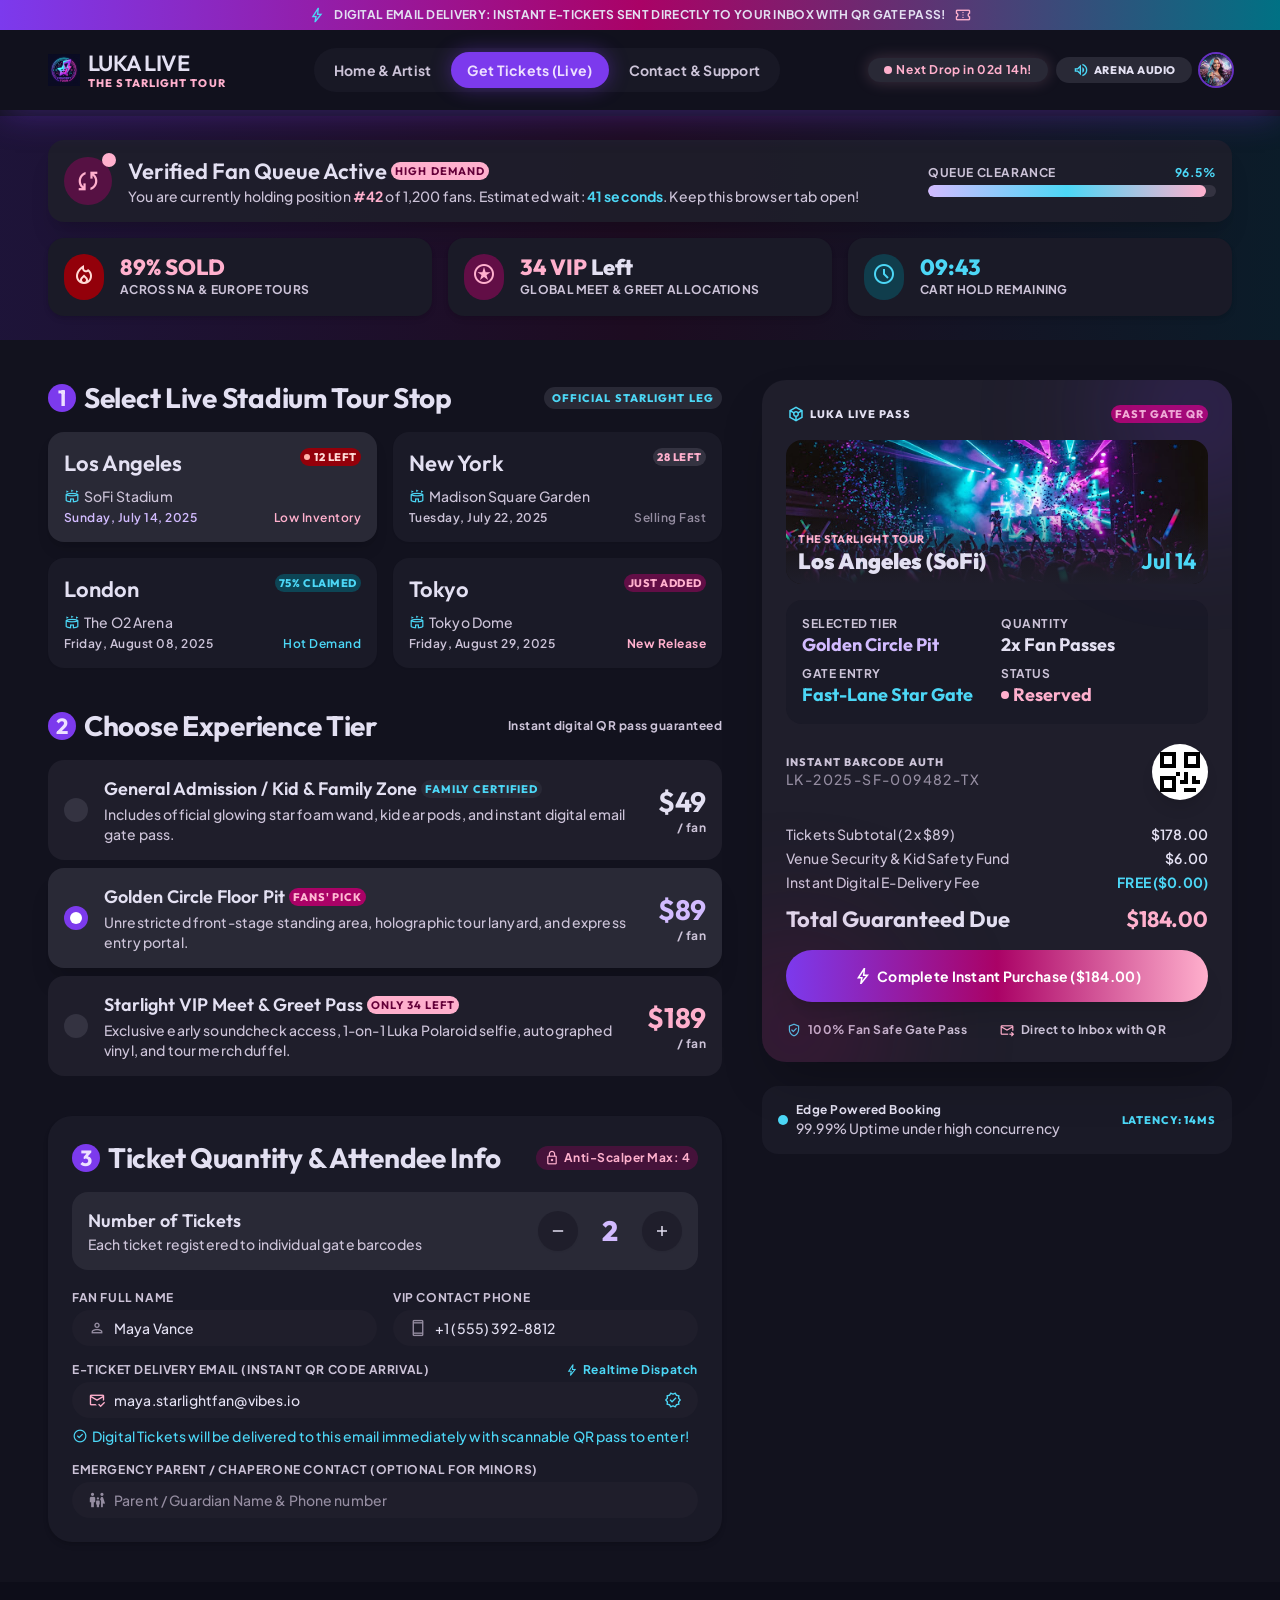
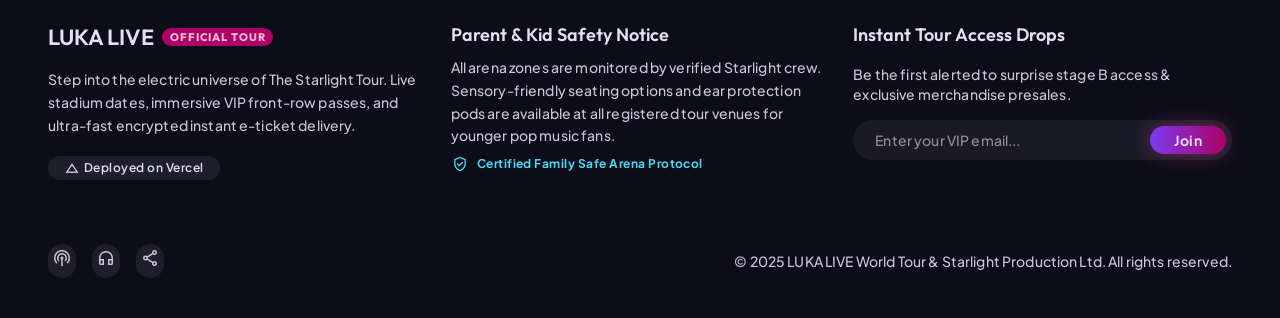
<file: 26bfc439/tickets.html>
<!DOCTYPE html>
<html class="dark" lang="en">
<head>
  <meta charset="utf-8"/>
  <meta content="width=device-width, initial-scale=1.0" name="viewport"/>
  <meta name="description" content="Get LUKA LIVE Starlight Tour tickets — pick your city, choose General Admission, Golden Circle or VIP Meet &amp; Greet, and receive instant QR e-tickets by email."/>
  <title>LUKA LIVE — Get Tickets (Live) | The Starlight Tour</title>
  <link href="https://fonts.googleapis.com" rel="preconnect"/>
  <link crossorigin="" href="https://fonts.gstatic.com" rel="preconnect"/>
  <link href="https://fonts.googleapis.com/css2?family=Material+Symbols+Outlined:opsz,wght,FILL,GRAD@24,400,0,0&amp;display=swap" rel="stylesheet"/>
  <link href="https://fonts.googleapis.com/css2?family=Outfit:wght@600;700;800&amp;family=Plus+Jakarta+Sans:wght@400;500;700&amp;display=swap" rel="stylesheet"/>
  <link href="css/style.css" rel="stylesheet"/>
  <link href="css/tailwind-tickets.css" rel="stylesheet"/>
</head>
<body class="bg-background font-body-md text-on-surface antialiased selection:bg-secondary-container selection:text-on-secondary-container">
  <a class="skip-link" href="#main-content">Skip to main content</a>

  <header class="fixed top-0 left-0 right-0 z-50 bg-surface/85 backdrop-blur-2xl shadow-[0_8px_32px_-4px_rgba(124,58,237,0.35)]">
    <div class="bg-gradient-to-r from-primary-container via-secondary-container to-tertiary-container py-space-xs px-margin">
      <div class="max-w-7xl mx-auto flex flex-wrap items-center justify-center gap-space-sm text-center py-0.5">
        <span class="material-symbols-outlined text-tertiary text-[18px] animate-pulse">bolt</span>
        <span class="font-label-md text-label-md text-on-surface tracking-wide uppercase">Digital Email Delivery: Instant e-Tickets sent directly to your inbox with QR gate pass!</span>
        <span class="material-symbols-outlined text-secondary text-[18px] animate-pulse hidden sm:inline">confirmation_number</span>
      </div>
    </div>
    <div class="relative h-20 max-w-7xl mx-auto px-6 lg:px-12 flex items-center justify-between gap-space-md">
      <a class="flex items-center gap-space-sm group shrink-0" href="index.html" aria-label="LUKA LIVE — back to home">
        <img alt="LUKA LIVE neon tour logo" class="h-8 w-auto object-contain transition-transform group-hover:scale-105" src="images/logo.jpg"/>
        <div class="flex flex-col">
          <span class="font-headline-sm text-headline-sm text-on-surface tracking-tight leading-none group-hover:text-primary transition-colors">LUKA LIVE</span>
          <span class="font-label-caps text-label-caps text-secondary uppercase tracking-widest leading-none mt-1">The Starlight Tour</span>
        </div>
      </a>
      <nav class="hidden lg:flex items-center gap-space-xs bg-surface-container-low/90 p-space-xs rounded-full" aria-label="Main navigation">
        <a class="px-space-md py-space-sm rounded-full font-label-lg text-label-lg text-on-surface-variant hover:text-on-surface hover:bg-surface-container transition-all" href="index.html">Home &amp; Artist</a>
        <a class="px-space-md py-space-sm rounded-full font-label-lg text-label-lg bg-primary-container text-on-primary-container font-bold shadow-[0_0_20px_rgba(124,58,237,0.4)]" aria-current="page" href="tickets.html">Get Tickets (Live)</a>
        <a class="px-space-md py-space-sm rounded-full font-label-lg text-label-lg text-on-surface-variant hover:text-on-surface hover:bg-surface-container transition-all" href="contact.html">Contact &amp; Support</a>
      </nav>
      <div class="flex items-center gap-space-sm">
        <div class="hidden sm:flex items-center gap-space-xs bg-surface-container-high px-space-md py-space-xs rounded-full shadow-[0_0_16px_rgba(255,176,205,0.2)]">
          <span class="w-2 h-2 rounded-full bg-secondary animate-ping"></span>
          <span class="font-label-md text-label-md text-secondary font-bold tracking-wider">Next Drop in 02d 14h!</span>
        </div>
        <button id="arena-audio-btn" class="hidden md:flex items-center gap-space-xs bg-surface-container-high hover:bg-surface-container-highest px-space-md py-space-xs rounded-full text-tertiary transition-all" type="button" aria-pressed="false" aria-label="Toggle arena audio">
          <span class="material-symbols-outlined text-[18px]">volume_up</span>
          <span class="hidden md:inline font-label-caps text-label-caps uppercase tracking-wider text-on-surface">Arena Audio</span>
        </button>
        <img alt="Fan profile avatar" class="hidden sm:block w-8 h-8 rounded-full object-cover ring-2 ring-primary-container/80" src="images/profile.jpg"/>
        <button id="menu-btn" class="lg:hidden flex items-center justify-center w-10 h-10 rounded-full bg-surface-container-high text-on-surface" type="button" aria-expanded="false" aria-controls="mobile-menu" aria-label="Open navigation menu">
          <span class="material-symbols-outlined text-[22px]">menu</span>
        </button>
      </div>
    </div>
    <div id="mobile-menu" class="hidden lg:hidden absolute top-full left-0 right-0 bg-surface-container-lowest/95 backdrop-blur-2xl border-t border-outline-variant/20 shadow-2xl">
      <nav class="flex flex-col gap-1 p-4 max-w-7xl mx-auto" aria-label="Mobile navigation">
        <a class="px-space-md py-3 rounded-full font-label-lg text-label-lg text-on-surface-variant hover:text-on-surface hover:bg-surface-container text-center transition-all" href="index.html">Home &amp; Artist</a>
        <a class="px-space-md py-3 rounded-full font-label-lg text-label-lg bg-primary-container text-on-primary-container font-bold text-center" aria-current="page" href="tickets.html">Get Tickets (Live)</a>
        <a class="px-space-md py-3 rounded-full font-label-lg text-label-lg text-on-surface-variant hover:text-on-surface hover:bg-surface-container text-center transition-all" href="contact.html">Contact &amp; Support</a>
      </nav>
    </div>
  </header>

  <main class="w-full pt-[7.25rem] bg-background min-h-screen" id="main-content">
    <div class="flex flex-col w-full">

      <!-- Queue HUD -->
      <section class="relative w-full bg-surface-container-lowest px-6 lg:px-12 py-space-lg overflow-hidden">
        <div class="absolute inset-0 bg-gradient-to-r from-primary-container/15 via-secondary-container/10 to-tertiary-container/15 pointer-events-none"></div>
        <div class="relative max-w-7xl mx-auto flex flex-col gap-space-md">
          <div class="bg-surface-container/90 rounded-2xl p-space-md shadow-xl flex flex-col md:flex-row items-center justify-between gap-space-md">
            <div class="flex items-center gap-space-md">
              <div class="relative flex items-center justify-center w-12 h-12 rounded-full bg-secondary-container/40 text-secondary shrink-0">
                <span class="material-symbols-outlined text-[28px] animate-spin">sync</span>
                <span class="absolute -top-1 -right-1 w-3.5 h-3.5 bg-secondary rounded-full animate-ping"></span>
              </div>
              <div class="flex flex-col">
                <div class="flex flex-wrap items-center gap-space-xs">
                  <span class="font-headline-sm text-headline-sm text-on-surface">Verified Fan Queue Active</span>
                  <span class="bg-secondary px-space-xs py-0.5 rounded-full font-label-caps text-label-caps text-on-secondary font-bold uppercase tracking-widest">High Demand</span>
                </div>
                <p class="font-body-sm text-body-sm text-on-surface-variant">
                  You are currently holding position <strong class="text-secondary font-bold" id="queuePosition">#42</strong> of 1,200 fans. Estimated wait: <span class="text-tertiary font-bold" id="queueWait">41 seconds</span>. Keep this browser tab open!
                </p>
              </div>
            </div>
            <div class="w-full md:w-72 flex flex-col gap-space-xs">
              <div class="flex justify-between items-center text-label-md font-label-md">
                <span class="text-on-surface-variant uppercase tracking-wider">Queue Clearance</span>
                <span class="text-tertiary font-bold" id="queuePercentText">96.5%</span>
              </div>
              <div class="w-full h-3 bg-surface-container-highest rounded-full overflow-hidden">
                <div class="h-full bg-gradient-to-r from-primary via-tertiary to-secondary rounded-full transition-all duration-700 ease-out" id="queueBar" style="width: 96.5%;"></div>
              </div>
            </div>
          </div>
          <div class="grid grid-cols-1 sm:grid-cols-3 gap-space-md">
            <div class="bg-surface-container-low rounded-2xl p-space-md flex items-center gap-space-md shadow-md">
              <div class="p-space-sm rounded-xl bg-error-container text-on-error-container">
                <span class="material-symbols-outlined text-[24px]">local_fire_department</span>
              </div>
              <div class="flex flex-col">
                <span class="font-headline-sm text-headline-sm text-secondary font-extrabold leading-none">89% SOLD</span>
                <span class="font-label-md text-label-md text-on-surface-variant uppercase tracking-wide mt-1">Across NA &amp; Europe Tours</span>
              </div>
            </div>
            <div class="bg-surface-container-low rounded-2xl p-space-md flex items-center gap-space-md shadow-md">
              <div class="p-space-sm rounded-xl bg-secondary-container/50 text-secondary">
                <span class="material-symbols-outlined text-[24px]">stars</span>
              </div>
              <div class="flex flex-col">
                <span class="font-headline-sm text-headline-sm text-on-surface font-extrabold leading-none"><span class="text-secondary">34 VIP</span> Left</span>
                <span class="font-label-md text-label-md text-on-surface-variant uppercase tracking-wide mt-1">Global Meet &amp; Greet Allocations</span>
              </div>
            </div>
            <div class="bg-surface-container-low rounded-2xl p-space-md flex items-center gap-space-md shadow-md">
              <div class="p-space-sm rounded-xl bg-tertiary-container/40 text-tertiary">
                <span class="material-symbols-outlined text-[24px]">schedule</span>
              </div>
              <div class="flex flex-col">
                <span class="font-headline-sm text-headline-sm text-tertiary font-extrabold leading-none" id="cartTimer">09:45</span>
                <span class="font-label-md text-label-md text-on-surface-variant uppercase tracking-wide mt-1">Cart Hold Remaining</span>
              </div>
            </div>
          </div>
        </div>
      </section>

      <!-- Configurator + stub -->
      <section class="max-w-7xl mx-auto px-6 lg:px-12 py-space-xl w-full">
        <div class="grid grid-cols-1 lg:grid-cols-12 gap-space-xl items-start">

          <div class="lg:col-span-7 flex flex-col gap-space-xl">

            <!-- Stage 1 -->
            <div class="flex flex-col gap-space-md">
              <div class="flex flex-wrap items-center justify-between gap-2">
                <div class="flex items-center gap-space-sm">
                  <span class="flex items-center justify-center w-7 h-7 rounded-full bg-primary-container text-on-primary-container font-headline-sm text-headline-sm font-bold">1</span>
                  <h2 class="font-headline-md text-headline-md text-on-surface">Select Live Stadium Tour Stop</h2>
                </div>
                <span class="font-label-caps text-label-caps text-tertiary uppercase tracking-widest bg-surface-container-high px-space-sm py-1 rounded-full">Official Starlight Leg</span>
              </div>
              <div class="grid grid-cols-1 sm:grid-cols-2 gap-space-md" id="cityList" role="group" aria-label="Tour stops">
                <button class="city-btn text-left p-space-md rounded-2xl bg-surface-container-high shadow-lg transition-all group relative overflow-hidden" data-selected="true" aria-pressed="true" onclick="selectCity(this, 'Los Angeles (SoFi Stadium)', 'July 14, 2025', '12')" type="button">
                  <div class="flex justify-between items-start mb-space-sm">
                    <span class="font-headline-sm text-headline-sm text-on-surface group-hover:text-primary transition-colors">Los Angeles</span>
                    <span class="flex items-center gap-1 px-space-xs py-0.5 rounded-full bg-error-container text-on-error-container font-label-caps text-label-caps uppercase tracking-wider animate-pulse">
                      <span class="w-1.5 h-1.5 rounded-full bg-error inline-block"></span> 12 Left
                    </span>
                  </div>
                  <div class="text-body-sm font-body-sm text-on-surface-variant flex items-center gap-1">
                    <span class="material-symbols-outlined text-[16px] text-tertiary">stadium</span> SoFi Stadium
                  </div>
                  <div class="mt-space-xs text-label-md font-label-md text-primary font-semibold flex items-center justify-between">
                    <span>Sunday, July 14, 2025</span>
                    <span class="text-secondary">Low Inventory</span>
                  </div>
                </button>
                <button class="city-btn text-left p-space-md rounded-2xl bg-surface-container-low shadow-sm transition-all group relative overflow-hidden" aria-pressed="false" onclick="selectCity(this, 'New York (Madison Square Garden)', 'July 22, 2025', '28')" type="button">
                  <div class="flex justify-between items-start mb-space-sm">
                    <span class="font-headline-sm text-headline-sm text-on-surface group-hover:text-primary transition-colors">New York</span>
                    <span class="flex items-center gap-1 px-space-xs py-0.5 rounded-full bg-surface-container-highest text-secondary font-label-caps text-label-caps uppercase tracking-wider">
                      28 Left
                    </span>
                  </div>
                  <div class="text-body-sm font-body-sm text-on-surface-variant flex items-center gap-1">
                    <span class="material-symbols-outlined text-[16px] text-tertiary">stadium</span> Madison Square Garden
                  </div>
                  <div class="mt-space-xs text-label-md font-label-md text-on-surface-variant font-semibold flex items-center justify-between">
                    <span>Tuesday, July 22, 2025</span>
                    <span class="text-outline">Selling Fast</span>
                  </div>
                </button>
                <button class="city-btn text-left p-space-md rounded-2xl bg-surface-container-low shadow-sm transition-all group relative overflow-hidden" aria-pressed="false" onclick="selectCity(this, 'London (The O2 Arena)', 'August 08, 2025', '94')" type="button">
                  <div class="flex justify-between items-start mb-space-sm">
                    <span class="font-headline-sm text-headline-sm text-on-surface group-hover:text-primary transition-colors">London</span>
                    <span class="flex items-center gap-1 px-space-xs py-0.5 rounded-full bg-tertiary-container/50 text-tertiary font-label-caps text-label-caps uppercase tracking-wider">
                      75% Claimed
                    </span>
                  </div>
                  <div class="text-body-sm font-body-sm text-on-surface-variant flex items-center gap-1">
                    <span class="material-symbols-outlined text-[16px] text-tertiary">stadium</span> The O2 Arena
                  </div>
                  <div class="mt-space-xs text-label-md font-label-md text-on-surface-variant font-semibold flex items-center justify-between">
                    <span>Friday, August 08, 2025</span>
                    <span class="text-tertiary">Hot Demand</span>
                  </div>
                </button>
                <button class="city-btn text-left p-space-md rounded-2xl bg-surface-container-low shadow-sm transition-all group relative overflow-hidden" aria-pressed="false" onclick="selectCity(this, 'Tokyo (Tokyo Dome)', 'August 29, 2025', '45')" type="button">
                  <div class="flex justify-between items-start mb-space-sm">
                    <span class="font-headline-sm text-headline-sm text-on-surface group-hover:text-primary transition-colors">Tokyo</span>
                    <span class="flex items-center gap-1 px-space-xs py-0.5 rounded-full bg-secondary-container/50 text-secondary font-label-caps text-label-caps uppercase tracking-wider">
                      Just Added
                    </span>
                  </div>
                  <div class="text-body-sm font-body-sm text-on-surface-variant flex items-center gap-1">
                    <span class="material-symbols-outlined text-[16px] text-tertiary">stadium</span> Tokyo Dome
                  </div>
                  <div class="mt-space-xs text-label-md font-label-md text-on-surface-variant font-semibold flex items-center justify-between">
                    <span>Friday, August 29, 2025</span>
                    <span class="text-secondary font-bold">New Release</span>
                  </div>
                </button>
              </div>
            </div>

            <!-- Stage 2 -->
            <div class="flex flex-col gap-space-md">
              <div class="flex flex-wrap items-center justify-between gap-2">
                <div class="flex items-center gap-space-sm">
                  <span class="flex items-center justify-center w-7 h-7 rounded-full bg-primary-container text-on-primary-container font-headline-sm text-headline-sm font-bold">2</span>
                  <h2 class="font-headline-md text-headline-md text-on-surface">Choose Experience Tier</h2>
                </div>
                <span class="font-label-md text-label-md text-on-surface-variant">Instant digital QR pass guaranteed</span>
              </div>
              <div class="flex flex-col gap-space-sm" id="tierGroup" role="group" aria-label="Ticket tiers">
                <div class="tier-card cursor-pointer p-space-md rounded-2xl bg-surface-container transition-all flex flex-col md:flex-row items-start md:items-center justify-between gap-space-md" data-price="49" data-tier="ga" role="button" tabindex="0" aria-pressed="false" onclick="selectTier(this, 'General Admission / Kid &amp; Family Zone', 49)" onkeydown="if(event.key==='Enter'||event.key===' '){event.preventDefault();selectTier(this,'General Admission / Kid &amp; Family Zone',49);}">
                  <div class="flex items-center gap-space-md">
                    <div class="tier-radio w-6 h-6 rounded-full bg-surface-container-highest flex items-center justify-center shrink-0">
                      <div class="radio-dot w-3 h-3 rounded-full bg-transparent"></div>
                    </div>
                    <div class="flex flex-col">
                      <div class="flex flex-wrap items-center gap-space-xs">
                        <span class="font-title-lg text-title-lg text-on-surface">General Admission / Kid &amp; Family Zone</span>
                        <span class="bg-surface-container-high px-space-xs py-0.5 rounded-full font-label-caps text-label-caps text-tertiary uppercase">Family Certified</span>
                      </div>
                      <p class="font-body-sm text-body-sm text-on-surface-variant mt-0.5">
                        Includes official glowing star foam wand, kid ear pods, and instant digital email gate pass.
                      </p>
                    </div>
                  </div>
                  <div class="text-right shrink-0">
                    <span class="font-headline-md text-headline-md text-on-surface">$49</span>
                    <span class="text-label-md font-label-md text-on-surface-variant block">/ fan</span>
                  </div>
                </div>
                <div class="tier-card cursor-pointer p-space-md rounded-2xl bg-surface-container-high shadow-xl transition-all flex flex-col md:flex-row items-start md:items-center justify-between gap-space-md" data-price="89" data-selected="true" data-tier="golden" role="button" tabindex="0" aria-pressed="true" onclick="selectTier(this, 'Golden Circle Floor Pit', 89)" onkeydown="if(event.key==='Enter'||event.key===' '){event.preventDefault();selectTier(this,'Golden Circle Floor Pit',89);}">
                  <div class="flex items-center gap-space-md">
                    <div class="tier-radio w-6 h-6 rounded-full bg-primary-container flex items-center justify-center shrink-0">
                      <div class="radio-dot w-3 h-3 rounded-full bg-white"></div>
                    </div>
                    <div class="flex flex-col">
                      <div class="flex flex-wrap items-center gap-space-xs">
                        <span class="font-title-lg text-title-lg text-on-surface">Golden Circle Floor Pit</span>
                        <span class="bg-secondary-container px-space-xs py-0.5 rounded-full font-label-caps text-label-caps text-on-secondary-container uppercase">Fans' Pick</span>
                      </div>
                      <p class="font-body-sm text-body-sm text-on-surface-variant mt-0.5">
                        Unrestricted front-stage standing area, holographic tour lanyard, and express entry portal.
                      </p>
                    </div>
                  </div>
                  <div class="text-right shrink-0">
                    <span class="font-headline-md text-headline-md text-primary">$89</span>
                    <span class="text-label-md font-label-md text-on-surface-variant block">/ fan</span>
                  </div>
                </div>
                <div class="tier-card cursor-pointer p-space-md rounded-2xl bg-surface-container transition-all flex flex-col md:flex-row items-start md:items-center justify-between gap-space-md" data-price="189" data-tier="vip" role="button" tabindex="0" aria-pressed="false" onclick="selectTier(this, 'Starlight VIP Meet &amp; Greet Pass', 189)" onkeydown="if(event.key==='Enter'||event.key===' '){event.preventDefault();selectTier(this,'Starlight VIP Meet &amp; Greet Pass',189);}">
                  <div class="flex items-center gap-space-md">
                    <div class="tier-radio w-6 h-6 rounded-full bg-surface-container-highest flex items-center justify-center shrink-0">
                      <div class="radio-dot w-3 h-3 rounded-full bg-transparent"></div>
                    </div>
                    <div class="flex flex-col">
                      <div class="flex flex-wrap items-center gap-space-xs">
                        <span class="font-title-lg text-title-lg text-on-surface">Starlight VIP Meet &amp; Greet Pass</span>
                        <span class="bg-secondary px-space-xs py-0.5 rounded-full font-label-caps text-label-caps text-on-secondary font-bold uppercase">Only 34 Left</span>
                      </div>
                      <p class="font-body-sm text-body-sm text-on-surface-variant mt-0.5">
                        Exclusive early soundcheck access, 1-on-1 Luka Polaroid selfie, autographed vinyl, and tour merch duffel.
                      </p>
                    </div>
                  </div>
                  <div class="text-right shrink-0">
                    <span class="font-headline-md text-headline-md text-secondary">$189</span>
                    <span class="text-label-md font-label-md text-on-surface-variant block">/ fan</span>
                  </div>
                </div>
              </div>
            </div>

            <!-- Stage 3 -->
            <div class="flex flex-col gap-space-md bg-surface-container-low p-space-lg rounded-3xl shadow-md">
              <div class="flex flex-wrap items-center justify-between gap-2">
                <div class="flex items-center gap-space-sm">
                  <span class="flex items-center justify-center w-7 h-7 rounded-full bg-primary-container text-on-primary-container font-headline-sm text-headline-sm font-bold">3</span>
                  <h2 class="font-headline-md text-headline-md text-on-surface">Ticket Quantity &amp; Attendee Info</h2>
                </div>
                <div class="flex items-center gap-1 text-label-md font-label-md text-secondary font-bold bg-secondary-container/30 px-space-sm py-1 rounded-full">
                  <span class="material-symbols-outlined text-[16px]">lock</span> Anti-Scalper Max: 4
                </div>
              </div>
              <div class="flex flex-wrap items-center justify-between gap-space-md bg-surface-container-high p-space-md rounded-2xl">
                <div class="flex flex-col">
                  <span class="font-title-lg text-title-lg text-on-surface">Number of Tickets</span>
                  <span class="font-body-sm text-body-sm text-on-surface-variant">Each ticket registered to individual gate barcodes</span>
                </div>
                <div class="flex items-center gap-space-md">
                  <button class="w-10 h-10 rounded-full bg-surface-container flex items-center justify-center text-on-surface hover:bg-surface-container-highest transition-all shadow-sm" onclick="adjustQty(-1)" type="button" aria-label="Decrease ticket quantity">
                    <span class="material-symbols-outlined text-[20px]">remove</span>
                  </button>
                  <span class="font-headline-md text-headline-md text-primary font-extrabold w-8 text-center" id="ticketQtyText">2</span>
                  <button class="w-10 h-10 rounded-full bg-surface-container flex items-center justify-center text-on-surface hover:bg-surface-container-highest transition-all shadow-sm" onclick="adjustQty(1)" type="button" aria-label="Increase ticket quantity">
                    <span class="material-symbols-outlined text-[20px]">add</span>
                  </button>
                </div>
              </div>
              <div class="grid grid-cols-1 md:grid-cols-2 gap-space-md mt-space-xs">
                <div class="flex flex-col gap-space-xs">
                  <label class="font-label-md text-label-md text-on-surface-variant uppercase tracking-wider" for="inputName">Fan Full Name</label>
                  <div class="flex items-center bg-surface-container px-space-md py-space-sm rounded-full">
                    <span class="material-symbols-outlined text-outline text-[18px] mr-2">person</span>
                    <input class="bg-transparent w-full text-on-surface font-body-sm text-body-sm focus:outline-none placeholder:text-outline" id="inputName" placeholder="Enter attendee name" type="text" value="Maya Vance"/>
                  </div>
                </div>
                <div class="flex flex-col gap-space-xs">
                  <label class="font-label-md text-label-md text-on-surface-variant uppercase tracking-wider" for="inputPhone">VIP Contact Phone</label>
                  <div class="flex items-center bg-surface-container px-space-md py-space-sm rounded-full">
                    <span class="material-symbols-outlined text-outline text-[18px] mr-2">smartphone</span>
                    <input class="bg-transparent w-full text-on-surface font-body-sm text-body-sm focus:outline-none placeholder:text-outline" id="inputPhone" placeholder="+1 (555) 000-0000" type="tel" value="+1 (555) 392-8812"/>
                  </div>
                </div>
                <div class="md:col-span-2 flex flex-col gap-space-xs">
                  <label class="font-label-md text-label-md text-on-surface-variant uppercase tracking-wider flex items-center justify-between gap-2" for="inputEmail">
                    <span>E-Ticket Delivery Email (Instant QR Code Arrival)</span>
                    <span class="text-tertiary flex items-center gap-1 font-bold normal-case"><span class="material-symbols-outlined text-[14px]">bolt</span> Realtime Dispatch</span>
                  </label>
                  <div class="flex items-center bg-surface-container px-space-md py-space-sm rounded-full">
                    <span class="material-symbols-outlined text-secondary text-[18px] mr-2">mark_email_read</span>
                    <input class="bg-transparent w-full text-on-surface font-body-sm text-body-sm focus:outline-none placeholder:text-outline" id="inputEmail" placeholder="fan@starlightbeats.com" type="email" value="maya.starlightfan@vibes.io"/>
                    <span class="material-symbols-outlined text-tertiary text-[18px]">verified</span>
                  </div>
                  <p class="font-body-sm text-body-sm text-tertiary mt-1 flex items-center gap-1">
                    <span class="material-symbols-outlined text-[16px]">check_circle</span> Digital Tickets will be delivered to this email immediately with scannable QR pass to enter!
                  </p>
                </div>
                <div class="md:col-span-2 flex flex-col gap-space-xs">
                  <label class="font-label-md text-label-md text-on-surface-variant uppercase tracking-wider" for="inputEmergency">Emergency Parent / Chaperone Contact (Optional for Minors)</label>
                  <div class="flex items-center bg-surface-container px-space-md py-space-sm rounded-full">
                    <span class="material-symbols-outlined text-outline text-[18px] mr-2">family_restroom</span>
                    <input class="bg-transparent w-full text-on-surface font-body-sm text-body-sm focus:outline-none placeholder:text-outline" id="inputEmergency" placeholder="Parent / Guardian Name &amp; Phone number" type="text"/>
                  </div>
                </div>
              </div>
            </div>
          </div>

          <!-- Sticky ticket stub -->
          <div class="lg:col-span-5 flex flex-col gap-space-lg lg:sticky lg:top-32">
            <div class="relative bg-surface-container p-space-lg rounded-3xl shadow-2xl overflow-hidden flex flex-col gap-space-md">
              <div class="absolute -top-16 -right-16 w-48 h-48 bg-primary-container/20 rounded-full blur-3xl pointer-events-none"></div>
              <div class="absolute -bottom-16 -left-16 w-48 h-48 bg-secondary-container/20 rounded-full blur-3xl pointer-events-none"></div>
              <div class="flex justify-between items-center">
                <div class="flex items-center gap-space-xs">
                  <span class="material-symbols-outlined text-tertiary text-[20px]">token</span>
                  <span class="font-label-caps text-label-caps text-on-surface uppercase tracking-widest">LUKA LIVE PASS</span>
                </div>
                <span class="bg-secondary-container text-on-secondary-container px-space-xs py-0.5 rounded-full font-label-caps text-label-caps uppercase">Fast Gate QR</span>
              </div>
              <div class="relative w-full h-36 rounded-2xl overflow-hidden bg-surface-container-highest">
                <img class="w-full h-full object-cover" alt="Vibrant pop stage glowing with cyan, purple and magenta lasers as a concert crowd waves glowing wand lights" src="images/stage-lasers.jpg"/>
                <div class="absolute inset-0 bg-gradient-to-t from-surface-container via-transparent to-transparent"></div>
                <div class="absolute bottom-2 left-3 right-3 flex justify-between items-end">
                  <div>
                    <span class="font-label-caps text-label-caps text-secondary font-bold uppercase tracking-wider block">The Starlight Tour</span>
                    <span class="font-headline-sm text-headline-sm text-on-surface font-black" id="stubCityHeader">Los Angeles (SoFi)</span>
                  </div>
                  <span class="font-headline-sm text-headline-sm text-tertiary font-bold" id="stubDateHeader">Jul 14</span>
                </div>
              </div>
              <div class="grid grid-cols-2 gap-space-sm bg-surface-container-low p-space-md rounded-2xl">
                <div>
                  <span class="font-label-md text-label-md text-on-surface-variant uppercase tracking-wider block">Selected Tier</span>
                  <span class="font-title-lg text-title-lg text-primary font-bold line-clamp-1" id="stubTierName">Golden Circle Pit</span>
                </div>
                <div>
                  <span class="font-label-md text-label-md text-on-surface-variant uppercase tracking-wider block">Quantity</span>
                  <span class="font-title-lg text-title-lg text-on-surface font-bold" id="stubQty">2x Fan Passes</span>
                </div>
                <div>
                  <span class="font-label-md text-label-md text-on-surface-variant uppercase tracking-wider block">Gate Entry</span>
                  <span class="font-title-lg text-title-lg text-tertiary font-bold">Fast-Lane Star Gate</span>
                </div>
                <div>
                  <span class="font-label-md text-label-md text-on-surface-variant uppercase tracking-wider block">Status</span>
                  <span class="font-title-lg text-title-lg text-secondary font-bold flex items-center gap-1">
                    <span class="w-2 h-2 rounded-full bg-secondary animate-ping"></span> Reserved
                  </span>
                </div>
              </div>
              <div class="flex items-center justify-between pt-space-xs">
                <div class="flex flex-col">
                  <span class="font-label-caps text-label-caps text-on-surface-variant uppercase tracking-widest">Instant Barcode Auth</span>
                  <span class="font-body-sm text-body-sm text-outline tracking-widest">LK-2025-SF-009482-TX</span>
                </div>
                <div class="w-14 h-14 bg-white p-1 rounded-xl flex items-center justify-center shadow-lg">
                  <svg class="w-full h-full text-black fill-current" viewbox="0 0 24 24" aria-hidden="true">
                    <path d="M2 2h8v8H2V2zm2 2v4h4V4H4zm10-2h8v8h-8V2zm2 2v4h4V4h-4zM2 14h8v8H2v-8zm2 2v4h4v-4H4zm14 0h4v2h-4v-2zm-4 0h2v2h-2v-2zm2 4h4v2h-4v-2zm-2 0h2v2h-2v-2zm4-6h2v2h-2v-2zm-6 2h2v2h-2v-2zm2-2h2v2h-2v-2zm-4-2h2v2h-2v-2zm4 0h2v2h-2v-2z"></path>
                  </svg>
                </div>
              </div>
              <div class="flex flex-col gap-space-xs pt-space-sm">
                <div class="flex justify-between items-center font-body-sm text-body-sm text-on-surface-variant">
                  <span>Tickets Subtotal (<span id="calcCount">2</span> x $<span id="calcUnitPrice">89</span>)</span>
                  <span class="text-on-surface font-semibold">$<span id="calcSubtotal">178</span>.00</span>
                </div>
                <div class="flex justify-between items-center font-body-sm text-body-sm text-on-surface-variant">
                  <span>Venue Security &amp; Kid Safety Fund</span>
                  <span class="text-on-surface font-semibold">$6.00</span>
                </div>
                <div class="flex justify-between items-center font-body-sm text-body-sm text-on-surface-variant">
                  <span>Instant Digital E-Delivery Fee</span>
                  <span class="text-tertiary font-bold">FREE ($0.00)</span>
                </div>
                <div class="flex justify-between items-center pt-space-sm font-headline-sm text-headline-sm text-on-surface font-bold">
                  <span>Total Guaranteed Due</span>
                  <span class="text-secondary">$<span id="calcTotal">184</span>.00</span>
                </div>
              </div>
              <button class="w-full py-space-md rounded-full bg-gradient-to-r from-primary-container via-secondary-container to-secondary text-white font-label-lg text-label-lg font-bold shadow-xl transition-all transform hover:scale-[1.02] active:scale-[0.98] flex items-center justify-center gap-space-xs" onclick="triggerCheckoutSuccess()" type="button">
                <span class="material-symbols-outlined text-[20px]">bolt</span>
                <span>Complete Instant Purchase ($<span id="btnTotal">184</span>.00)</span>
              </button>
              <div class="grid grid-cols-2 gap-space-xs pt-space-xs">
                <div class="flex items-center gap-1.5 text-on-surface-variant font-label-md text-label-md">
                  <span class="material-symbols-outlined text-tertiary text-[16px]">verified_user</span>
                  <span>100% Fan Safe Gate Pass</span>
                </div>
                <div class="flex items-center gap-1.5 text-on-surface-variant font-label-md text-label-md">
                  <span class="material-symbols-outlined text-secondary text-[16px]">forward_to_inbox</span>
                  <span>Direct to Inbox with QR</span>
                </div>
              </div>
            </div>
            <div class="bg-surface-container-low p-space-md rounded-2xl flex flex-wrap items-center justify-between gap-space-sm">
              <div class="flex items-center gap-space-sm">
                <div class="w-2.5 h-2.5 rounded-full bg-tertiary animate-ping"></div>
                <div class="flex flex-col">
                  <span class="font-label-md text-label-md text-on-surface font-bold">Edge Powered Booking</span>
                  <span class="font-body-sm text-body-sm text-on-surface-variant">99.99% Uptime under high concurrency</span>
                </div>
              </div>
              <span class="font-label-caps text-label-caps text-tertiary uppercase">Latency: 14ms</span>
            </div>
          </div>
        </div>
      </section>

      <!-- Checkout modal -->
      <div class="fixed inset-0 z-50 hidden bg-surface-container-lowest/80 backdrop-blur-xl flex items-center justify-center px-4" id="checkoutModal" role="dialog" aria-modal="true" aria-labelledby="checkoutModalTitle">
        <div class="relative max-w-lg w-full bg-surface-container p-space-xl rounded-3xl shadow-2xl flex flex-col items-center text-center gap-space-md">
          <div class="w-16 h-16 rounded-full bg-secondary-container flex items-center justify-center text-secondary shadow-lg">
            <span class="material-symbols-outlined text-[36px]">celebration</span>
          </div>
          <div class="flex flex-col gap-space-xs">
            <span class="font-label-caps text-label-caps text-secondary font-bold uppercase tracking-widest">You're Going to Luka Live!</span>
            <h3 class="font-headline-lg text-headline-lg-mobile lg:text-headline-lg text-on-surface font-extrabold" id="checkoutModalTitle">Tickets Dispatched!</h3>
            <p class="font-body-md text-body-md text-on-surface-variant">
              Your e-tickets and scannable QR passes were just delivered to <strong class="text-tertiary" id="modalDeliveredEmail">maya.starlightfan@vibes.io</strong>.
            </p>
          </div>
          <div class="w-full bg-surface-container-low p-space-md rounded-2xl flex flex-col gap-1 text-left font-body-sm text-body-sm">
            <div class="flex justify-between">
              <span class="text-on-surface-variant">Venue:</span>
              <span class="text-on-surface font-bold" id="modalVenue">Los Angeles (SoFi Stadium)</span>
            </div>
            <div class="flex justify-between">
              <span class="text-on-surface-variant">Tier:</span>
              <span class="text-primary font-bold" id="modalTier">Golden Circle Floor Pit</span>
            </div>
            <div class="flex justify-between">
              <span class="text-on-surface-variant">Total Paid:</span>
              <span class="text-secondary font-bold" id="modalPrice">$184.00</span>
            </div>
          </div>
          <button class="w-full py-space-sm rounded-full bg-primary-container text-on-primary-container font-label-lg text-label-lg font-bold hover:brightness-110 transition-all" onclick="closeCheckoutModal()" type="button">
            Download Wallet Pass &amp; Close
          </button>
        </div>
      </div>

    </div>

    <script>
      let currentCity = "Los Angeles (SoFi Stadium)";
      let currentDate = "July 14, 2025";
      let currentTier = "Golden Circle Floor Pit";
      let currentPrice = 89;
      let currentQty = 2;

      // Virtual queue simulation
      let queuePos = 42;
      let waitSec = 41;
      const posElem = document.getElementById('queuePosition');
      const waitElem = document.getElementById('queueWait');
      const barElem = document.getElementById('queueBar');
      const percentElem = document.getElementById('queuePercentText');

      setInterval(() => {
        if (queuePos > 1) {
          queuePos -= Math.floor(Math.random() * 3) + 1;
          if (queuePos < 1) queuePos = 1;
          posElem.innerText = '#' + queuePos;

          waitSec = Math.max(2, Math.floor(queuePos * 0.9));
          waitElem.innerText = waitSec + ' seconds';

          const pct = Math.min(99.9, ((1200 - queuePos) / 1200) * 100).toFixed(1);
          barElem.style.width = pct + '%';
          percentElem.innerText = pct + '%';
        } else {
          posElem.innerText = '#1 (Cleared)';
          waitElem.innerText = '0 seconds - Priority Lane Active';
          barElem.style.width = '100%';
          percentElem.innerText = '100%';
        }
      }, 2800);

      // Reservation countdown timer
      let totalSec = 585; // 09:45
      const timerElem = document.getElementById('cartTimer');
      setInterval(() => {
        if (totalSec > 0) {
          totalSec--;
          const m = Math.floor(totalSec / 60).toString().padStart(2, '0');
          const s = (totalSec % 60).toString().padStart(2, '0');
          timerElem.innerText = m + ':' + s;
        }
      }, 1000);

      function updateCalculations() {
        const subtotal = currentPrice * currentQty;
        const total = subtotal + 6;

        document.getElementById('stubTierName').innerText = currentTier;
        document.getElementById('stubQty').innerText = currentQty + 'x Fan Passes';
        document.getElementById('calcCount').innerText = currentQty;
        document.getElementById('calcUnitPrice').innerText = currentPrice;
        document.getElementById('calcSubtotal').innerText = subtotal;
        document.getElementById('calcTotal').innerText = total;
        document.getElementById('btnTotal').innerText = total;
      }

      function selectCity(el, name, date, leftCount) {
        document.querySelectorAll('.city-btn').forEach(btn => {
          btn.classList.remove('bg-surface-container-high', 'shadow-lg');
          btn.classList.add('bg-surface-container-low', 'shadow-sm');
          btn.removeAttribute('data-selected');
          btn.setAttribute('aria-pressed', 'false');
        });
        el.classList.remove('bg-surface-container-low', 'shadow-sm');
        el.classList.add('bg-surface-container-high', 'shadow-lg');
        el.setAttribute('data-selected', 'true');
        el.setAttribute('aria-pressed', 'true');

        currentCity = name;
        currentDate = date;

        document.getElementById('stubCityHeader').innerText = name.split('(')[0].trim();
        document.getElementById('stubDateHeader').innerText = date.split(',')[0].trim();
        updateCalculations();
      }

      function selectTier(el, tierName, price) {
        document.querySelectorAll('.tier-card').forEach(card => {
          card.classList.remove('bg-surface-container-high', 'shadow-xl');
          card.classList.add('bg-surface-container');
          card.removeAttribute('data-selected');
          card.setAttribute('aria-pressed', 'false');
          const dot = card.querySelector('.radio-dot');
          const radio = card.querySelector('.tier-radio');
          if (dot && radio) {
            dot.classList.remove('bg-white');
            dot.classList.add('bg-transparent');
            radio.classList.remove('bg-primary-container');
            radio.classList.add('bg-surface-container-highest');
          }
        });

        el.classList.remove('bg-surface-container');
        el.classList.add('bg-surface-container-high', 'shadow-xl');
        el.setAttribute('data-selected', 'true');
        el.setAttribute('aria-pressed', 'true');

        const dot = el.querySelector('.radio-dot');
        const radio = el.querySelector('.tier-radio');
        if (dot && radio) {
          dot.classList.remove('bg-transparent');
          dot.classList.add('bg-white');
          radio.classList.remove('bg-surface-container-highest');
          radio.classList.add('bg-primary-container');
        }

        currentTier = tierName;
        currentPrice = price;
        updateCalculations();
      }

      function adjustQty(delta) {
        const next = currentQty + delta;
        if (next >= 1 && next <= 4) {
          currentQty = next;
          document.getElementById('ticketQtyText').innerText = currentQty;
          updateCalculations();
        }
      }

      function triggerCheckoutSuccess() {
        const email = document.getElementById('inputEmail').value || 'guest@fanbeats.com';
        document.getElementById('modalDeliveredEmail').innerText = email;
        document.getElementById('modalVenue').innerText = currentCity;
        document.getElementById('modalTier').innerText = currentTier + ' (' + currentQty + ' passes)';
        document.getElementById('modalPrice').innerText = '$' + document.getElementById('calcTotal').innerText + '.00';
        document.getElementById('checkoutModal').classList.remove('hidden');
      }

      function closeCheckoutModal() {
        document.getElementById('checkoutModal').classList.add('hidden');
      }

      // Close the modal with the Escape key
      document.addEventListener('keydown', (e) => {
        if (e.key === 'Escape') closeCheckoutModal();
      });
    </script>
  </main>

  <footer class="w-full bg-surface-container-lowest text-on-surface-variant">
    <div class="max-w-7xl mx-auto px-6 lg:px-12 py-space-xl flex flex-col gap-space-xl">
      <div class="grid grid-cols-1 md:grid-cols-12 gap-space-lg items-start">
        <div class="md:col-span-4 flex flex-col gap-space-md">
          <div class="flex items-center gap-space-sm">
            <span class="font-headline-sm text-headline-sm text-on-surface">LUKA LIVE</span>
            <span class="bg-secondary-container px-space-sm py-0.5 rounded-full font-label-caps text-label-caps text-on-secondary-container uppercase">Official Tour</span>
          </div>
          <p class="font-body-sm text-body-sm text-on-surface-variant leading-relaxed">Step into the electric universe of The Starlight Tour. Live stadium dates, immersive VIP front-row passes, and ultra-fast encrypted instant e-ticket delivery.</p>
          <div class="flex items-center gap-space-sm pt-space-xs">
            <div class="inline-flex items-center gap-space-xs bg-surface-container px-space-md py-space-xs rounded-full">
              <span class="material-symbols-outlined text-on-surface text-[16px]">change_history</span>
              <span class="font-label-md text-label-md text-on-surface font-semibold">Deployed on Vercel</span>
            </div>
          </div>
        </div>
        <div class="md:col-span-4 flex flex-col gap-space-sm">
          <h3 class="font-title-lg text-title-lg text-on-surface">Parent &amp; Kid Safety Notice</h3>
          <p class="font-body-sm text-body-sm text-on-surface-variant leading-relaxed">All arena zones are monitored by verified Starlight crew. Sensory-friendly seating options and ear protection pods are available at all registered tour venues for younger pop music fans.</p>
          <div class="flex items-center gap-space-sm text-tertiary font-label-md text-label-md">
            <span class="material-symbols-outlined text-[18px]">verified_user</span>
            <span>Certified Family Safe Arena Protocol</span>
          </div>
        </div>
        <div class="md:col-span-4 flex flex-col gap-space-md">
          <h3 class="font-title-lg text-title-lg text-on-surface">Instant Tour Access Drops</h3>
          <p class="font-body-sm text-body-sm text-on-surface-variant">Be the first alerted to surprise stage B access &amp; exclusive merchandise presales.</p>
          <form class="newsletter-form flex items-center bg-surface-container-low p-1.5 rounded-full">
            <label class="sr-only" for="footer-email-tickets">Email address</label>
            <input class="bg-transparent px-space-md py-space-xs text-on-surface placeholder:text-outline focus:outline-none w-full font-body-sm text-body-sm" id="footer-email-tickets" placeholder="Enter your VIP email..." type="email"/>
            <button class="bg-gradient-to-r from-primary-container to-secondary-container text-on-primary-container px-space-lg py-space-xs rounded-full font-label-lg text-label-lg font-bold shrink-0 shadow-[0_0_20px_rgba(236,72,153,0.4)] hover:brightness-110 transition-all" type="submit">Join</button>
          </form>
        </div>
      </div>
      <div class="flex flex-col sm:flex-row items-center justify-between gap-space-md pt-space-lg">
        <div class="flex items-center gap-space-md" aria-hidden="true">
          <span class="p-space-xs rounded-full bg-surface-container text-on-surface-variant"><span class="material-symbols-outlined text-[20px]">podcasts</span></span>
          <span class="p-space-xs rounded-full bg-surface-container text-on-surface-variant"><span class="material-symbols-outlined text-[20px]">headset</span></span>
          <span class="p-space-xs rounded-full bg-surface-container text-on-surface-variant"><span class="material-symbols-outlined text-[20px]">share</span></span>
        </div>
        <p class="font-body-sm text-body-sm text-on-surface-variant text-center sm:text-right">© 2025 LUKA LIVE World Tour &amp; Starlight Production Ltd. All rights reserved.</p>
      </div>
    </div>
  </footer>

  <script src="js/main.js" defer></script>
</body>
</html>
</file>
<file: 26bfc439/css/style.css>
/* Shared custom styles that sit on top of Tailwind. */

/* Keyboard focus: bright cyan ring so people tabbing through the page
   can always see which button or link is selected. */
a:focus-visible,
button:focus-visible,
input:focus-visible,
textarea:focus-visible,
select:focus-visible {
  outline: 2px solid #4cd7f6;
  outline-offset: 2px;
}

/* Skip link: hidden until you press Tab, then it jumps you past the header. */
.skip-link {
  position: absolute;
  left: -9999px;
  top: 0;
  z-index: 100;
  background: #7c3aed;
  color: #ffffff;
  padding: 0.75rem 1.25rem;
  border-radius: 0 0 0.75rem 0;
  font-weight: 700;
}
.skip-link:focus {
  left: 0;
}

/* Respect visitors who prefer less motion. */
@media (prefers-reduced-motion: reduce) {
  *,
  *::before,
  *::after {
    animation-duration: 0.01ms !important;
    animation-iteration-count: 1 !important;
    transition-duration: 0.01ms !important;
  }
}
</file>
